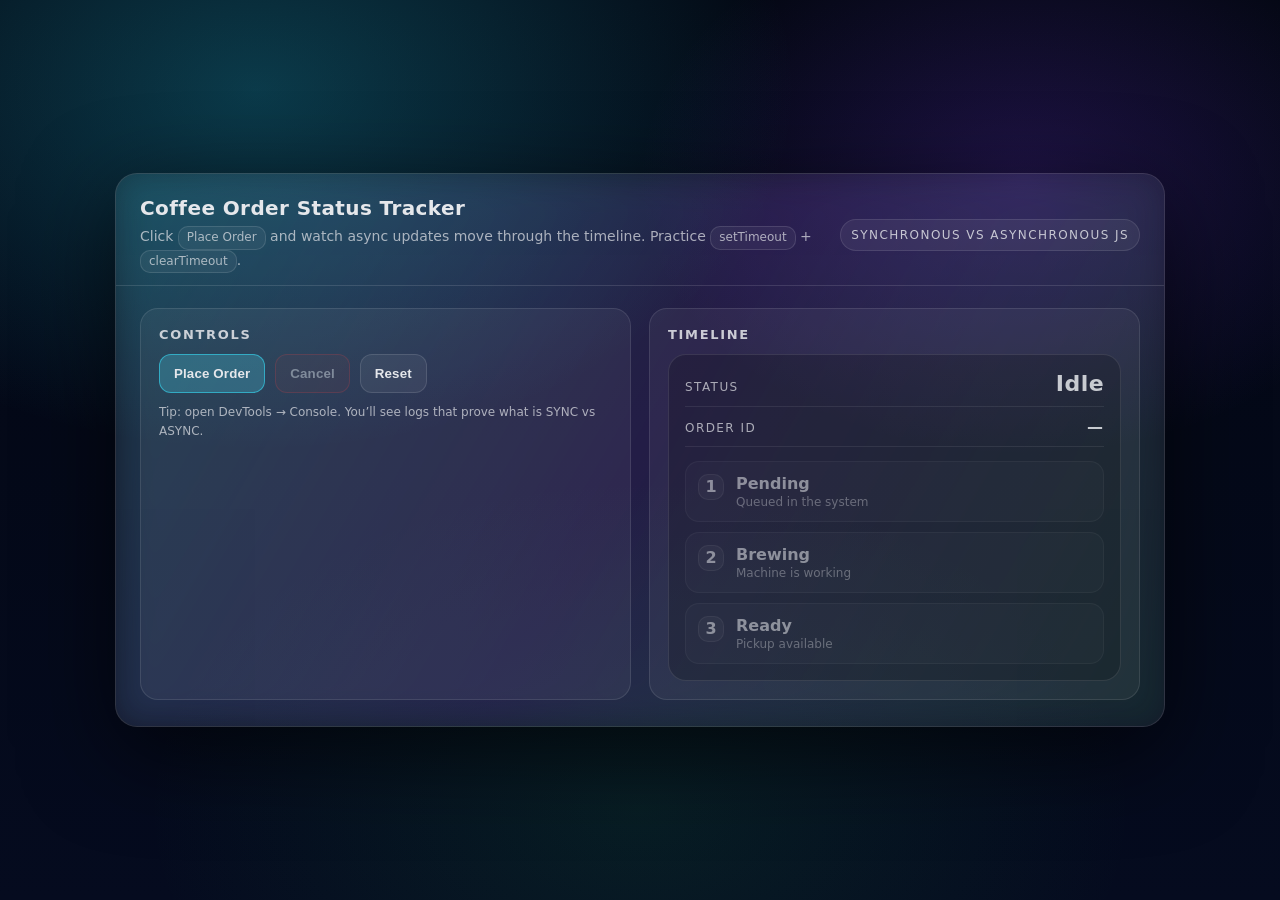
<file: Async_Projects_3_Mini_Projects/Project_01_Coffee_Order_Status_Tracker/MENTEE/index.html>
<!DOCTYPE html>
<html lang="en">
  <head>
    <meta charset="utf-8" />
    <meta name="viewport" content="width=device-width, initial-scale=1" />
    <title>Coffee Order Status Tracker</title>
    <link rel="stylesheet" href="styles.css" />
  </head>
  <body>
    <div class="app">
      <header class="header">
        <div>
          <h1 class="title">Coffee Order Status Tracker</h1>
          <p class="sub">
            Click <span class="kbd">Place Order</span> and watch async updates
            move through the timeline. Practice
            <span class="kbd">setTimeout</span> +
            <span class="kbd">clearTimeout</span>.
          </p>
        </div>
        <div class="badge">Synchronous vs Asynchronous JS</div>
      </header>

      <main class="content">
        <div class="grid">
          <section class="panel">
            <h2>Controls</h2>
            <div class="btnRow">
              <button id="placeBtn" class="primary">Place Order</button>
              <button id="cancelBtn" class="danger" disabled>Cancel</button>
              <button id="resetBtn">Reset</button>
            </div>
            <p class="small">
              Tip: open DevTools → Console. You’ll see logs that prove what is
              SYNC vs ASYNC.
            </p>
          </section>

          <section class="panel">
            <h2>Timeline</h2>
            <div class="card">
              <div class="statusLine">
                <div class="statusLabel">Status</div>
                <div id="statusText" class="statusText toneNeutral">Idle</div>
              </div>

              <div class="statusLine">
                <div class="statusLabel">Order ID</div>
                <div id="orderIdText" class="orderId">—</div>
              </div>

              <div class="timeline">
                <div id="stepPending" class="step">
                  <div class="stepChip">1</div>
                  <div>
                    <div class="stepName">Pending</div>
                    <div class="stepDesc">Queued in the system</div>
                  </div>
                </div>

                <div id="stepBrewing" class="step">
                  <div class="stepChip">2</div>
                  <div>
                    <div class="stepName">Brewing</div>
                    <div class="stepDesc">Machine is working</div>
                  </div>
                </div>

                <div id="stepReady" class="step">
                  <div class="stepChip">3</div>
                  <div>
                    <div class="stepName">Ready</div>
                    <div class="stepDesc">Pickup available</div>
                  </div>
                </div>
              </div>
            </div>
          </section>
        </div>
      </main>
    </div>

    <script src="script.js"></script>
  </body>
</html>
</file>
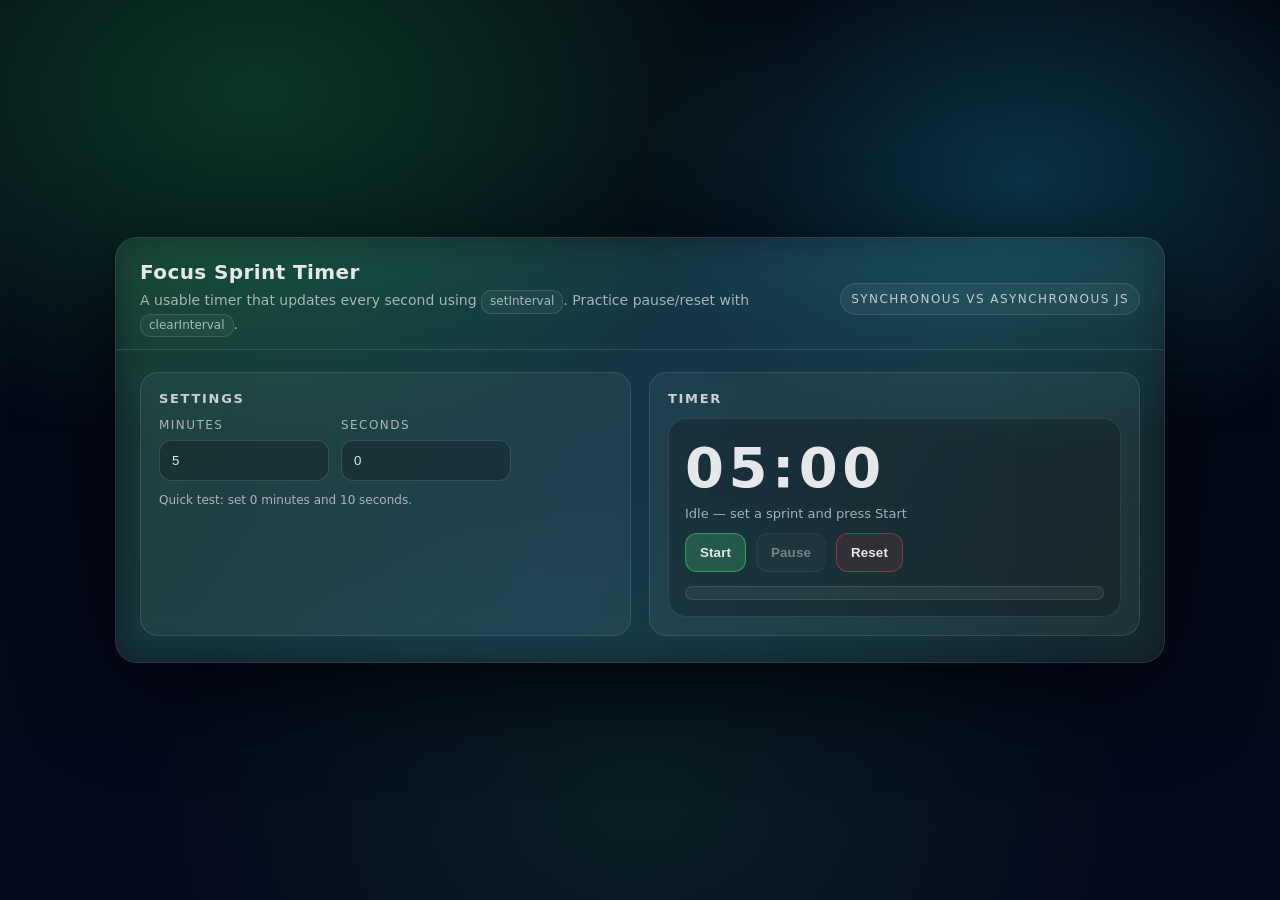
<file: Async_Projects_3_Mini_Projects/Project_02_Focus_Sprint_Timer/MENTEE/index.html>
<!DOCTYPE html>
<html lang="en">
  <head>
    <meta charset="utf-8" />
    <meta name="viewport" content="width=device-width, initial-scale=1" />
    <title>Focus Sprint Timer</title>
    <link rel="stylesheet" href="styles.css" />
  </head>
  <body>
    <div class="app">
      <header class="header">
        <div>
          <h1 class="title">Focus Sprint Timer</h1>
          <p class="sub">
            A usable timer that updates every second using
            <span class="kbd">setInterval</span>. Practice pause/reset with
            <span class="kbd">clearInterval</span>.
          </p>
        </div>
        <div class="badge">Synchronous vs Asynchronous JS</div>
      </header>

      <main class="content">
        <div class="grid">
          <section class="panel">
            <h2>Settings</h2>

            <div class="inputs">
              <label class="field">
                <span>Minutes</span>
                <input
                  id="minutesInput"
                  type="number"
                  min="0"
                  max="60"
                  value="5"
                />
              </label>

              <label class="field">
                <span>Seconds</span>
                <input
                  id="secondsInput"
                  type="number"
                  min="0"
                  max="59"
                  value="0"
                />
              </label>
            </div>

            <p class="small">Quick test: set 0 minutes and 10 seconds.</p>
          </section>

          <section class="panel">
            <h2>Timer</h2>

            <div class="timerCard">
              <div id="timeDisplay" class="timeDisplay">05:00</div>
              <div id="statusText" class="statusText">
                Idle — set a sprint and press Start
              </div>

              <div class="btnRow" style="margin-top: 12px">
                <button id="startBtn" class="primary">Start</button>
                <button id="pauseBtn" disabled>Pause</button>
                <button id="resetBtn" class="danger">Reset</button>
              </div>

              <div class="progressOuter" aria-label="Progress bar">
                <div id="progressBarFill" class="progressFill"></div>
              </div>
            </div>
          </section>
        </div>
      </main>
    </div>

    <script src="script.js"></script>
  </body>
</html>
</file>
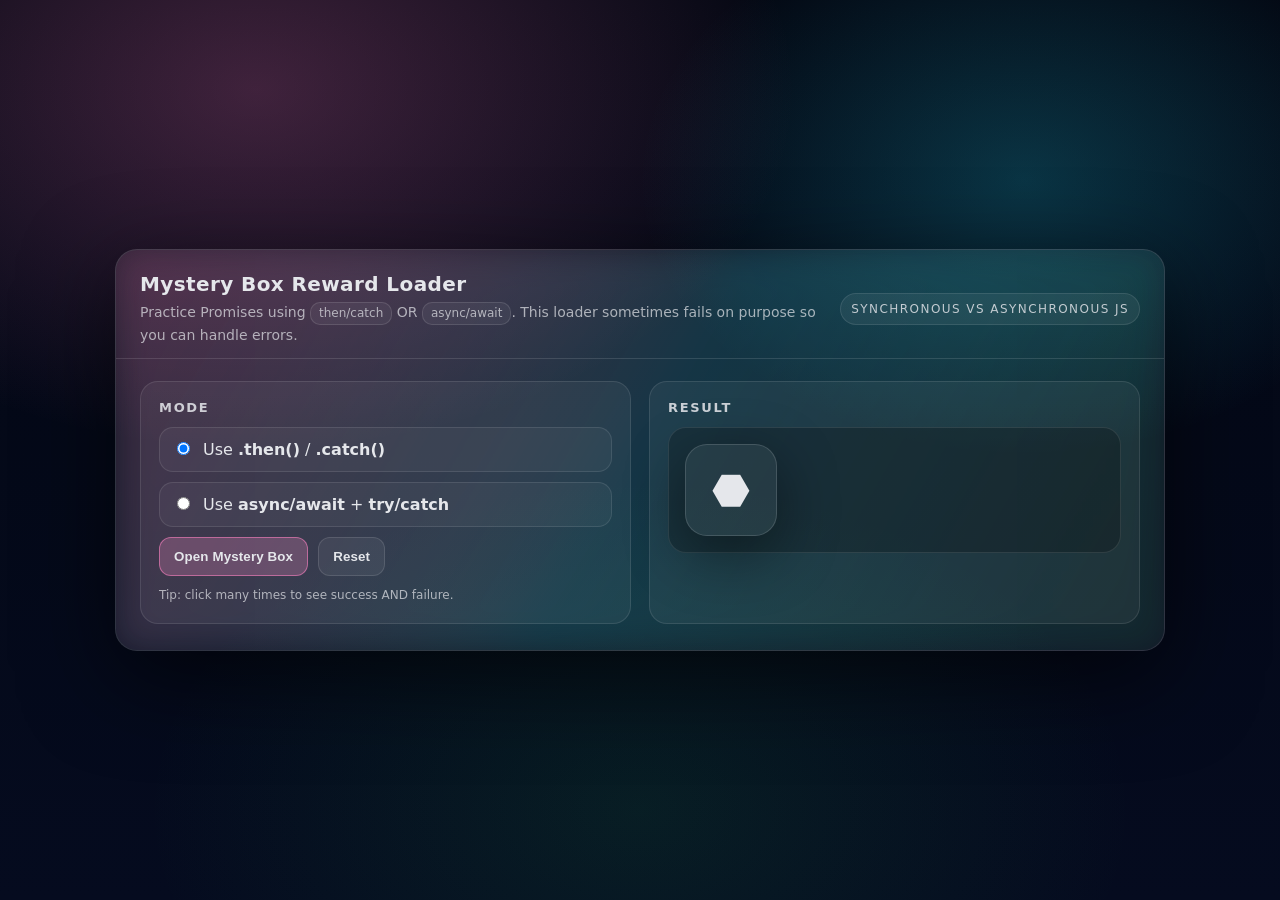
<file: Async_Projects_3_Mini_Projects/Project_03_Mystery_Box_Reward_Loader/MENTEE/index.html>
<!DOCTYPE html>
<html lang="en">
  <head>
    <meta charset="utf-8" />
    <meta name="viewport" content="width=device-width, initial-scale=1" />
    <title>Mystery Box Reward Loader</title>
    <link rel="stylesheet" href="styles.css" />
  </head>
  <body>
    <div class="app">
      <header class="header">
        <div>
          <h1 class="title">Mystery Box Reward Loader</h1>
          <p class="sub">
            Practice Promises using <span class="kbd">then/catch</span> OR
            <span class="kbd">async/await</span>. This loader sometimes fails on
            purpose so you can handle errors.
          </p>
        </div>
        <div class="badge">Synchronous vs Asynchronous JS</div>
      </header>

      <main class="content">
        <div class="grid">
          <section class="panel">
            <h2>Mode</h2>

            <div class="mode">
              <label class="radio">
                <input
                  id="thenModeRadio"
                  type="radio"
                  name="mode"
                  value="then"
                  checked
                />
                <span
                  >Use <strong>.then()</strong> /
                  <strong>.catch()</strong></span
                >
              </label>

              <label class="radio">
                <input
                  id="asyncModeRadio"
                  type="radio"
                  name="mode"
                  value="async"
                />
                <span
                  >Use <strong>async/await</strong> +
                  <strong>try/catch</strong></span
                >
              </label>
            </div>

            <div class="btnRow" style="margin-top: 10px">
              <button id="openBtn" class="primary">Open Mystery Box</button>
              <button id="resetBtn">Reset</button>
            </div>

            <p class="small">
              Tip: click many times to see success AND failure.
            </p>
          </section>

          <section class="panel">
            <h2>Result</h2>

            <div class="boxWrap">
              <div class="box" id="boxVisual" aria-hidden="true">⬣</div>

              <div id="loadingText" class="loadingText" hidden>
                Loading... decoding reward signal...
              </div>

              <div id="resultCard" class="resultCard" hidden>
                <div class="resultTitle">Reward</div>
                <div class="resultMain">
                  <div id="rewardEmoji" class="rewardEmoji">✨</div>
                  <div>
                    <div id="rewardName" class="rewardName">—</div>
                    <div id="rewardMeta" class="rewardMeta">—</div>
                  </div>
                </div>
              </div>

              <div id="errorCard" class="errorCard" hidden>
                <div class="errorTitle">Error</div>
                <div id="errorMessage" class="errorMessage">—</div>
                <div class="errorHint">
                  Try again — your code should handle failures gracefully.
                </div>
              </div>
            </div>
          </section>
        </div>
      </main>
    </div>

    <script src="script.js"></script>
  </body>
</html>
</file>
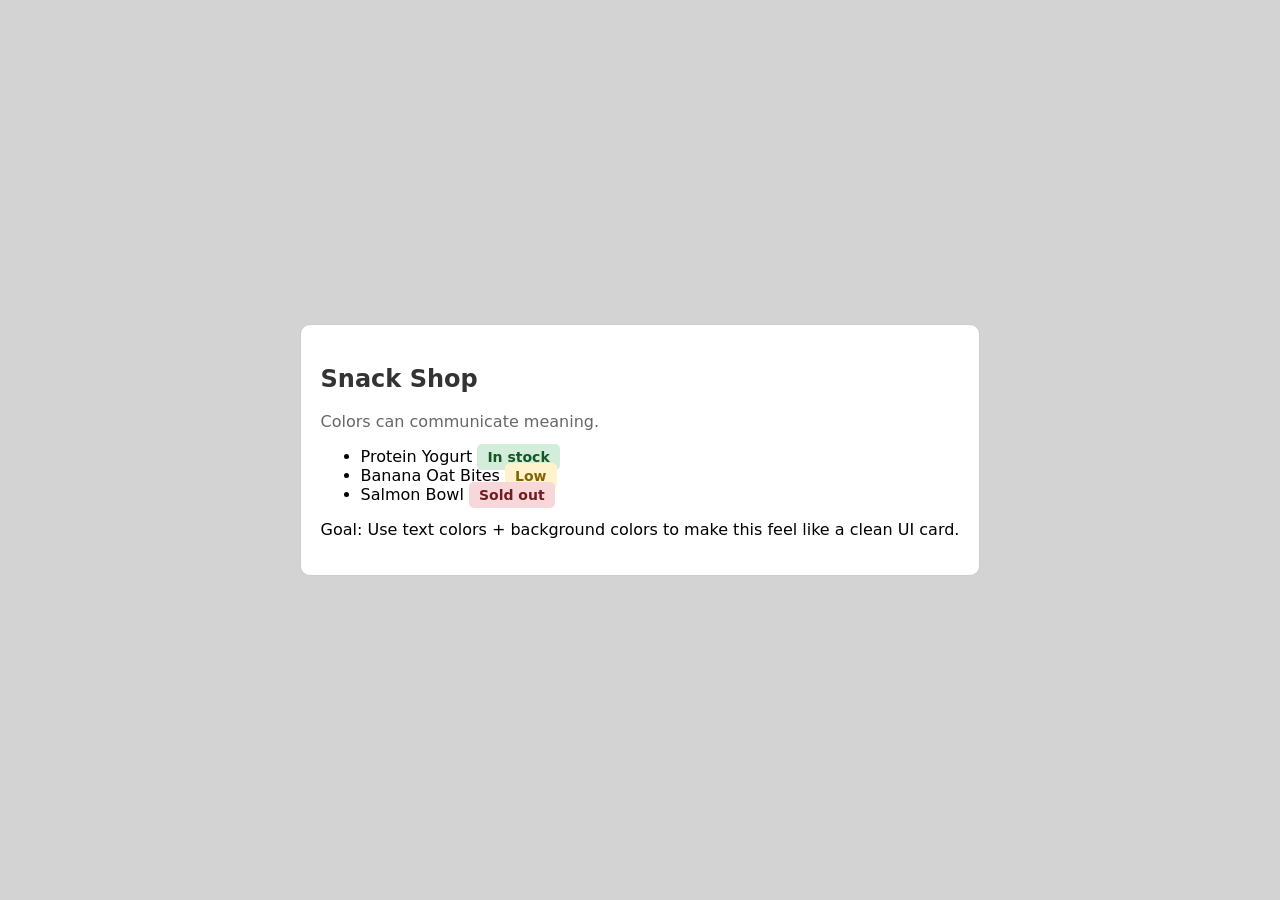
<file: CSS_Colors_Backgrounds_3_Mini_Projects/Project_01_Color_Badge_Menu/MENTEE/index.html>
<!DOCTYPE html>
<html lang="en">
<head>
  <meta charset="UTF-8" />
  <meta name="viewport" content="width=device-width, initial-scale=1.0" />
  <title>Project 1 — Color Badge Menu</title>
  <link rel="stylesheet" href="styles.css" />
</head>
<body>
  <main class="page">
    <section class="card">
      <h1 class="title">Snack Shop</h1>
      <p class="subtitle">Colors can communicate meaning.</p>

      <ul class="menu">
        <li class="item">
          <span class="name">Protein Yogurt</span>
          <span class="badge badge--good">In stock</span>
        </li>
        <li class="item">
          <span class="name">Banana Oat Bites</span>
          <span class="badge badge--warn">Low</span>
        </li>
        <li class="item">
          <span class="name">Salmon Bowl</span>
          <span class="badge badge--bad">Sold out</span>
        </li>
      </ul>

      <div class="note">
        <p><span class="hint">Goal:</span> Use text colors + background colors to make this feel like a clean UI card.</p>
      </div>
    </section>
  </main>
</body>
</html>
</file>
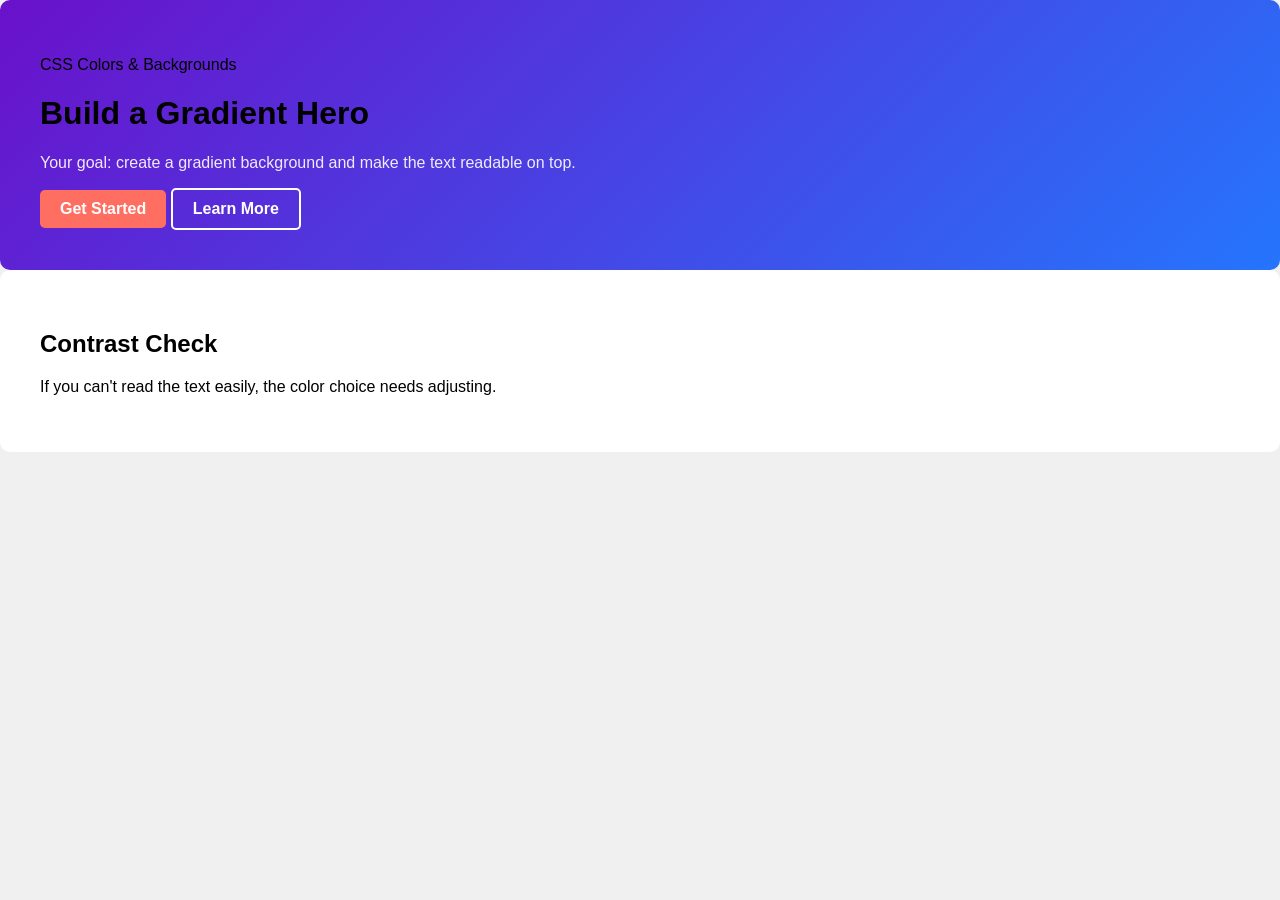
<file: CSS_Colors_Backgrounds_3_Mini_Projects/Project_02_Gradient_Hero_Banner/MENTEE/index.html>
<!DOCTYPE html>
<html lang="en">
<head>
  <meta charset="UTF-8" />
  <meta name="viewport" content="width=device-width, initial-scale=1.0" />
  <title>Project 2 — Gradient Hero Banner</title>
  <link rel="stylesheet" href="styles.css" />
</head>
<body>
  <main class="page">
    <header class="hero">
      <p class="eyebrow">CSS Colors & Backgrounds</p>
      <h1 class="hero__title">Build a Gradient Hero</h1>
      <p class="hero__desc">
        Your goal: create a gradient background and make the text readable on top.
      </p>
      <div class="actions">
        <a class="btn btn--primary" href="#">Get Started</a>
        <a class="btn btn--ghost" href="#">Learn More</a>
      </div>
    </header>

    <section class="panel">
      <h2 class="panel__title">Contrast Check</h2>
      <p class="panel__text">
        If you can't read the text easily, the color choice needs adjusting.
      </p>
    </section>
  </main>
</body>
</html>
</file>
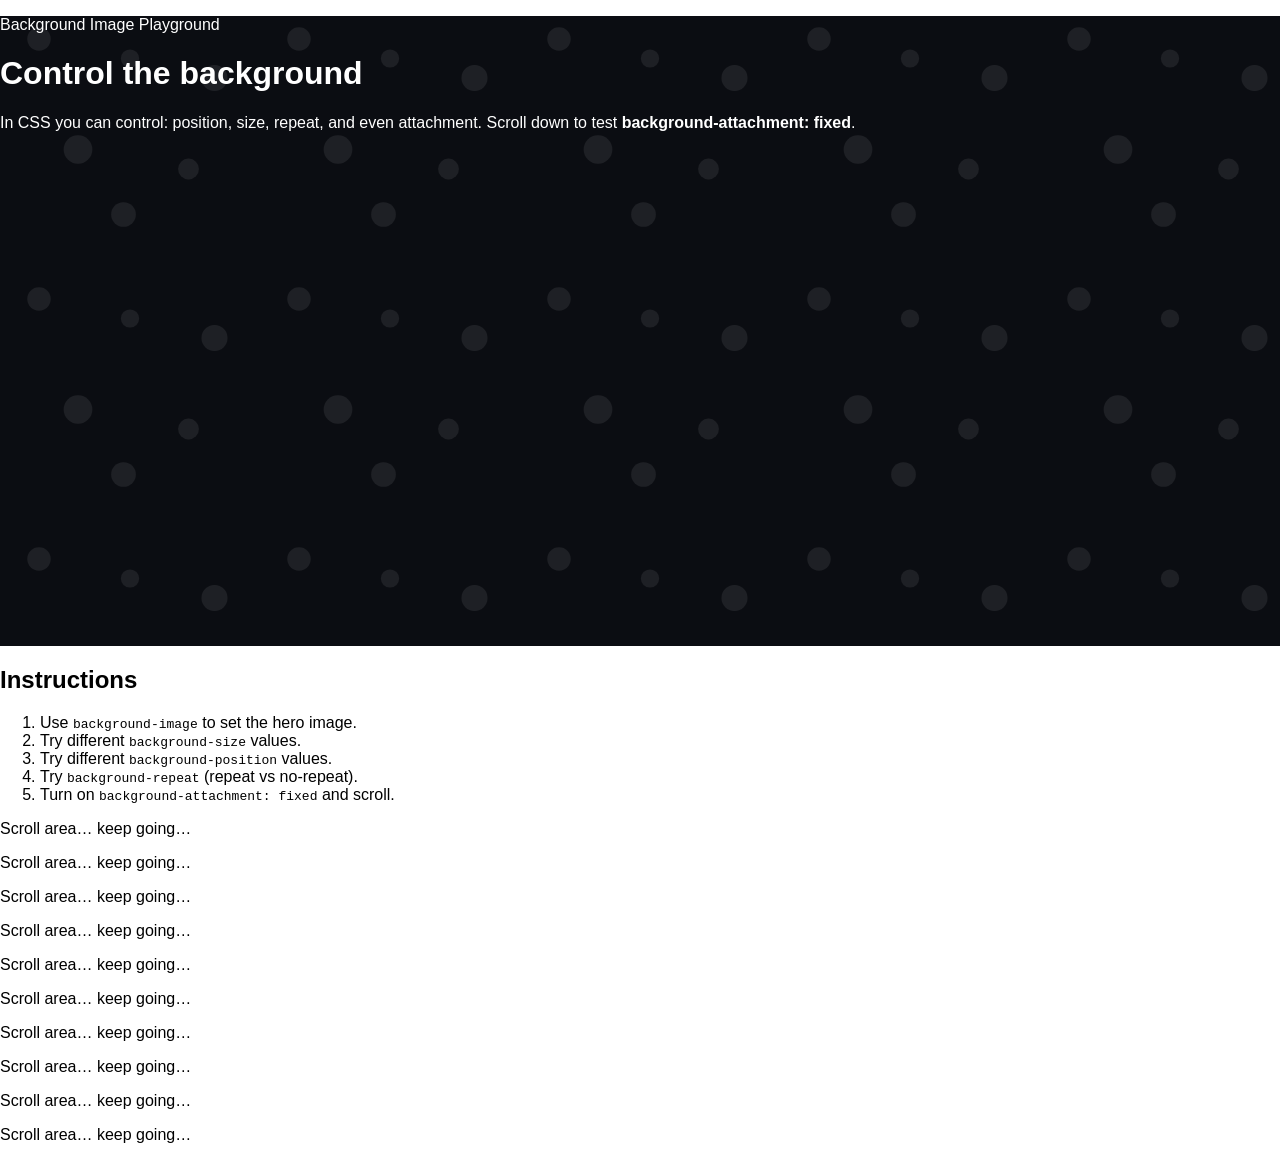
<file: CSS_Colors_Backgrounds_3_Mini_Projects/Project_03_Background_Image_Playground/MENTEE/index.html>
<!DOCTYPE html>
<html lang="en">
<head>
  <meta charset="UTF-8" />
  <meta name="viewport" content="width=device-width, initial-scale=1.0" />
  <title>Project 3 — Background Image Playground</title>
  <link rel="stylesheet" href="styles.css" />
</head>
<body>
  <header class="hero">
    <div class="hero__content">
      <p class="eyebrow">Background Image Playground</p>
      <h1 class="title">Control the background</h1>
      <p class="desc">
        In CSS you can control: position, size, repeat, and even attachment.
        Scroll down to test <strong>background-attachment: fixed</strong>.
      </p>
    </div>
  </header>

  <main class="page">
    <section class="card">
      <h2>Instructions</h2>
      <ol>
        <li>Use <code>background-image</code> to set the hero image.</li>
        <li>Try different <code>background-size</code> values.</li>
        <li>Try different <code>background-position</code> values.</li>
        <li>Try <code>background-repeat</code> (repeat vs no-repeat).</li>
        <li>Turn on <code>background-attachment: fixed</code> and scroll.</li>
      </ol>
    </section>

    <section class="spacer">
      <p>Scroll area… keep going…</p>
      <p>Scroll area… keep going…</p>
      <p>Scroll area… keep going…</p>
      <p>Scroll area… keep going…</p>
      <p>Scroll area… keep going…</p>
      <p>Scroll area… keep going…</p>
      <p>Scroll area… keep going…</p>
      <p>Scroll area… keep going…</p>
      <p>Scroll area… keep going…</p>
      <p>Scroll area… keep going…</p>
    </section>
  </main>
</body>
</html>
</file>
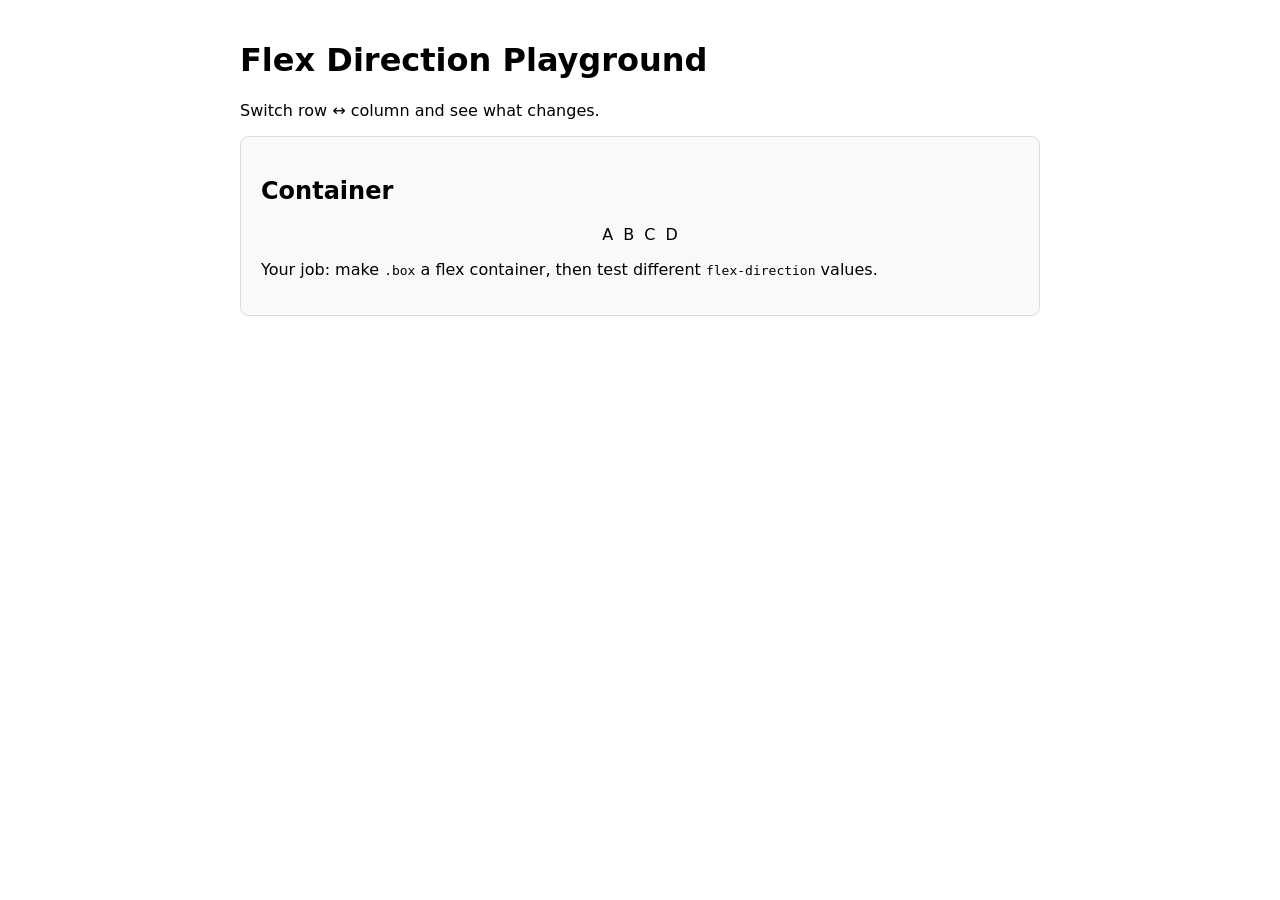
<file: CSS_Flexbox_Responsive_3_Mini_Projects/Project_01_Flex_Direction_Playground/MENTEE/index.html>
<!DOCTYPE html>
<html lang="en">
<head>
  <meta charset="UTF-8" />
  <meta name="viewport" content="width=device-width, initial-scale=1.0" />
  <title>Flex Direction Playground</title>
  <link rel="stylesheet" href="styles.css" />
</head>
<body>
  <main class="page">
    <h1>Flex Direction Playground</h1>
    <p class="subtitle">Switch row ↔ column and see what changes.</p>

    <section class="demo">
      <h2>Container</h2>
      <div class="box">
        <div class="item">A</div>
        <div class="item">B</div>
        <div class="item">C</div>
        <div class="item">D</div>
      </div>
      <p class="hint">
        Your job: make <code>.box</code> a flex container, then test different <code>flex-direction</code> values.
      </p>
    </section>
  </main>
</body>
</html>
</file>
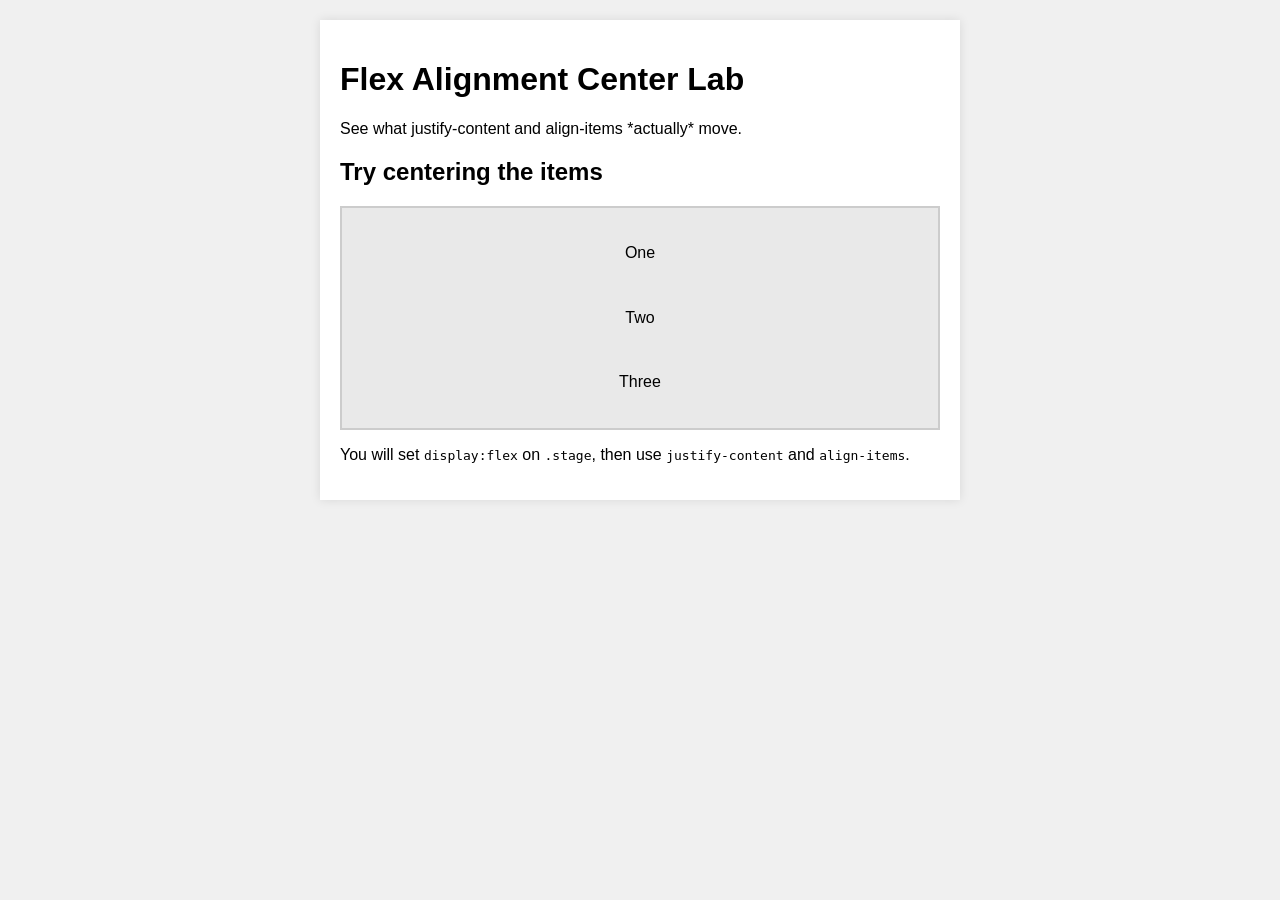
<file: CSS_Flexbox_Responsive_3_Mini_Projects/Project_02_Flex_Alignment_Center_Lab/MENTEE/index.html>
<!DOCTYPE html>
<html lang="en">
<head>
  <meta charset="UTF-8" />
  <meta name="viewport" content="width=device-width, initial-scale=1.0" />
  <title>Flex Alignment Center Lab</title>
  <link rel="stylesheet" href="styles.css" />
</head>
<body>
  <main class="page">
    <h1>Flex Alignment Center Lab</h1>
    <p class="subtitle">See what justify-content and align-items *actually* move.</p>

    <section class="demo">
      <h2>Try centering the items</h2>
      <div class="stage">
        <div class="chip">One</div>
        <div class="chip">Two</div>
        <div class="chip">Three</div>
      </div>
      <p class="hint">
        You will set <code>display:flex</code> on <code>.stage</code>, then use
        <code>justify-content</code> and <code>align-items</code>.
      </p>
    </section>
  </main>
</body>
</html>
</file>
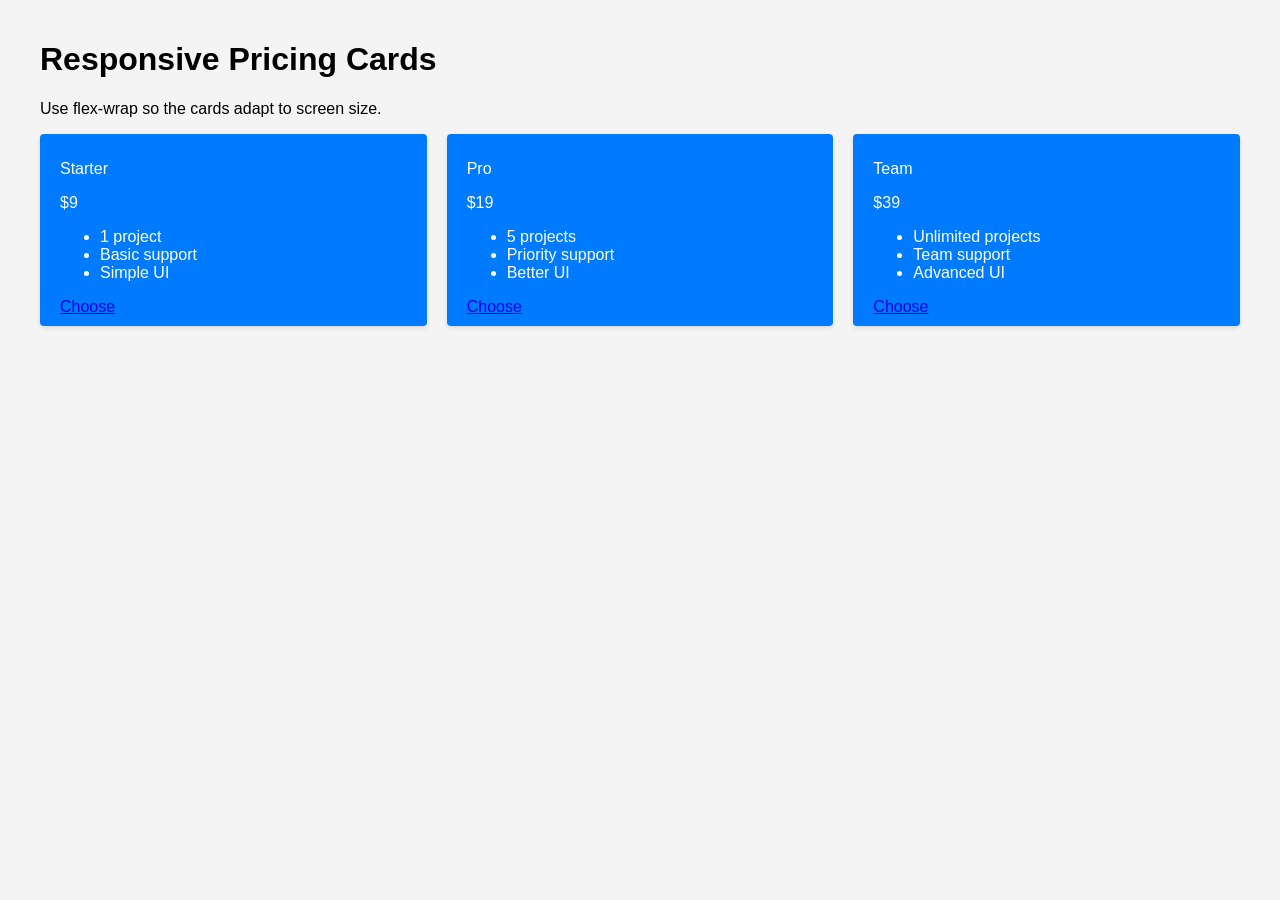
<file: CSS_Flexbox_Responsive_3_Mini_Projects/Project_03_Responsive_Pricing_Cards/MENTEE/index.html>
<!DOCTYPE html>
<html lang="en">
<head>
  <meta charset="UTF-8" />
  <meta name="viewport" content="width=device-width, initial-scale=1.0" />
  <title>Responsive Pricing Cards (Flexbox)</title>
  <link rel="stylesheet" href="styles.css" />
</head>
<body>
  <main class="page">
    <header class="header">
      <h1>Responsive Pricing Cards</h1>
      <p class="subtitle">Use flex-wrap so the cards adapt to screen size.</p>
    </header>

    <section class="pricing">
      <article class="plan">
        <p class="plan__name">Starter</p>
        <p class="plan__price">$9</p>
        <ul class="plan__list">
          <li>1 project</li>
          <li>Basic support</li>
          <li>Simple UI</li>
        </ul>
        <a class="plan__btn" href="#">Choose</a>
      </article>

      <article class="plan plan--featured">
        <p class="plan__name">Pro</p>
        <p class="plan__price">$19</p>
        <ul class="plan__list">
          <li>5 projects</li>
          <li>Priority support</li>
          <li>Better UI</li>
        </ul>
        <a class="plan__btn" href="#">Choose</a>
      </article>

      <article class="plan">
        <p class="plan__name">Team</p>
        <p class="plan__price">$39</p>
        <ul class="plan__list">
          <li>Unlimited projects</li>
          <li>Team support</li>
          <li>Advanced UI</li>
        </ul>
        <a class="plan__btn" href="#">Choose</a>
      </article>
    </section>
  </main>
</body>
</html>
</file>
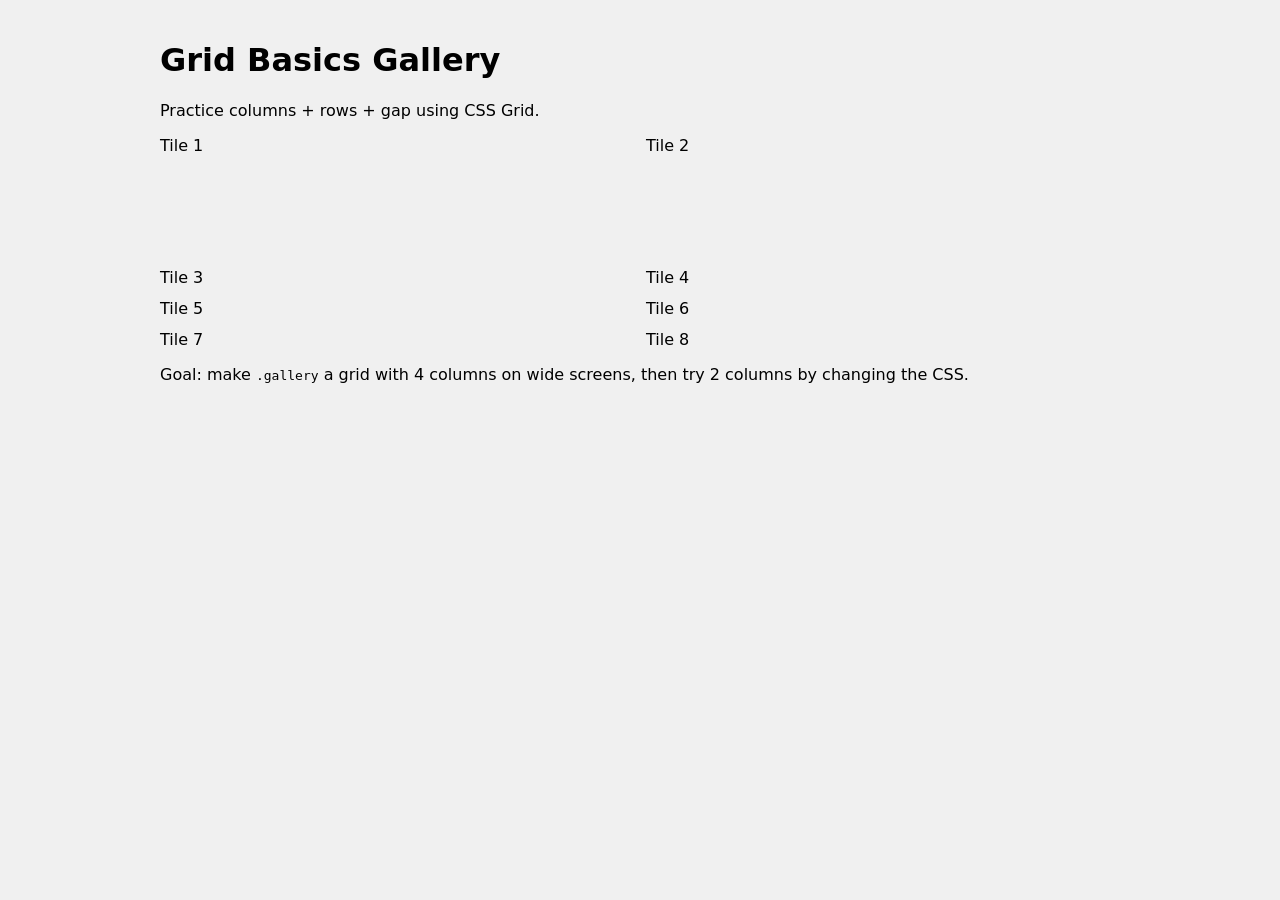
<file: CSS_Grid_2D_Layouts_3_Mini_Projects/Project_01_Grid_Basics_Gallery/MENTEE/index.html>
<!DOCTYPE html>
<html lang="en">
<head>
  <meta charset="UTF-8" />
  <meta name="viewport" content="width=device-width, initial-scale=1.0" />
  <title>Grid Basics Gallery</title>
  <link rel="stylesheet" href="styles.css" />
</head>
<body>
  <main class="page">
    <header class="header">
      <h1>Grid Basics Gallery</h1>
      <p class="subtitle">Practice columns + rows + gap using CSS Grid.</p>
    </header>

    <section class="gallery">
      <article class="tile">Tile 1</article>
      <article class="tile">Tile 2</article>
      <article class="tile">Tile 3</article>
      <article class="tile">Tile 4</article>
      <article class="tile">Tile 5</article>
      <article class="tile">Tile 6</article>
      <article class="tile">Tile 7</article>
      <article class="tile">Tile 8</article>
    </section>

    <p class="hint">
      Goal: make <code>.gallery</code> a grid with 4 columns on wide screens,
      then try 2 columns by changing the CSS.
    </p>
  </main>
</body>
</html>
</file>
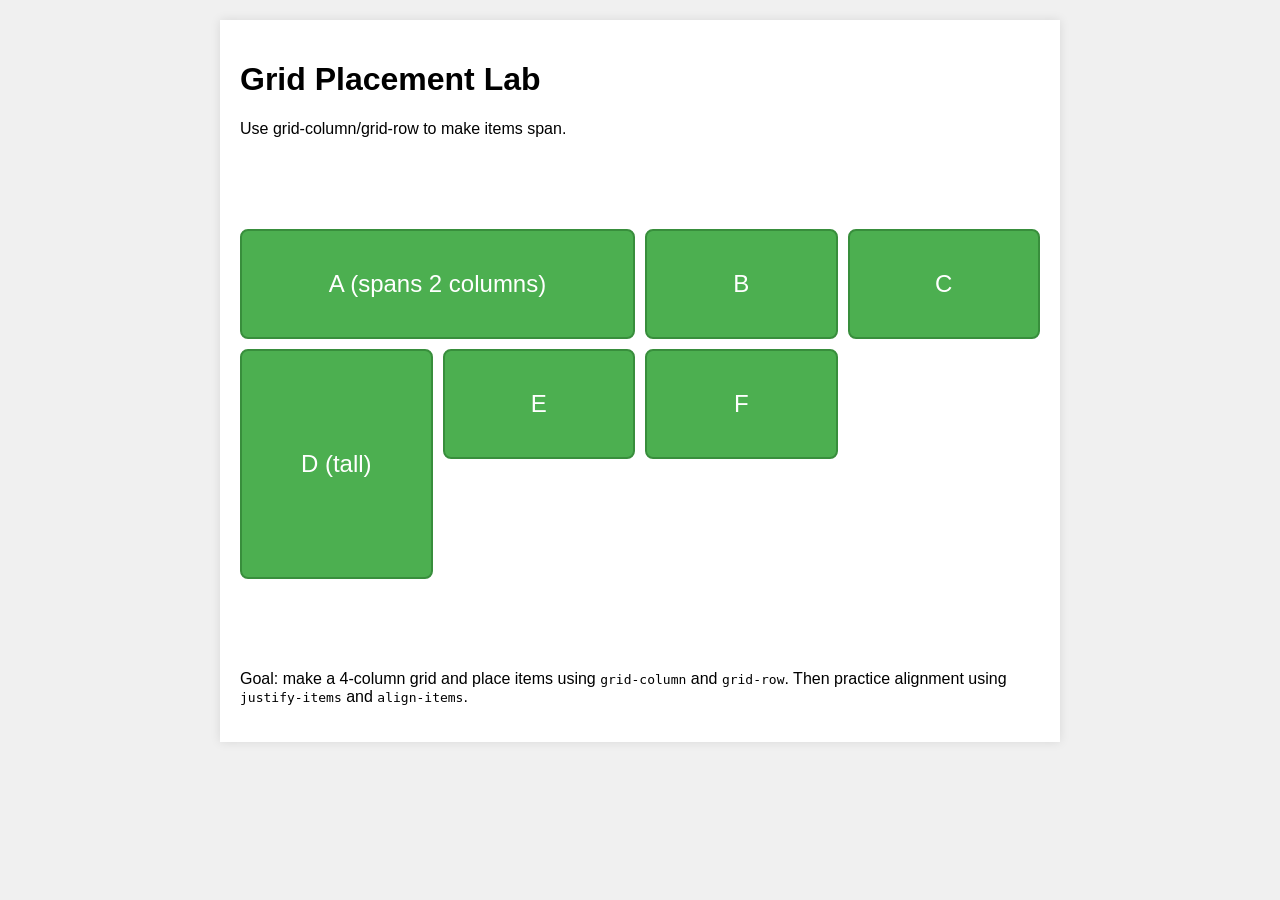
<file: CSS_Grid_2D_Layouts_3_Mini_Projects/Project_02_Grid_Placement_Lab/MENTEE/index.html>
<!DOCTYPE html>
<html lang="en">
<head>
  <meta charset="UTF-8" />
  <meta name="viewport" content="width=device-width, initial-scale=1.0" />
  <title>Grid Placement Lab</title>
  <link rel="stylesheet" href="styles.css" />
</head>
<body>
  <main class="page">
    <header class="header">
      <h1>Grid Placement Lab</h1>
      <p class="subtitle">Use grid-column/grid-row to make items span.</p>
    </header>

    <section class="board">
      <div class="block block--a">A (spans 2 columns)</div>
      <div class="block block--b">B</div>
      <div class="block block--c">C</div>
      <div class="block block--d">D (tall)</div>
      <div class="block block--e">E</div>
      <div class="block block--f">F</div>
    </section>

    <p class="hint">
      Goal: make a 4-column grid and place items using <code>grid-column</code> and <code>grid-row</code>.
      Then practice alignment using <code>justify-items</code> and <code>align-items</code>.
    </p>
  </main>
</body>
</html>
</file>
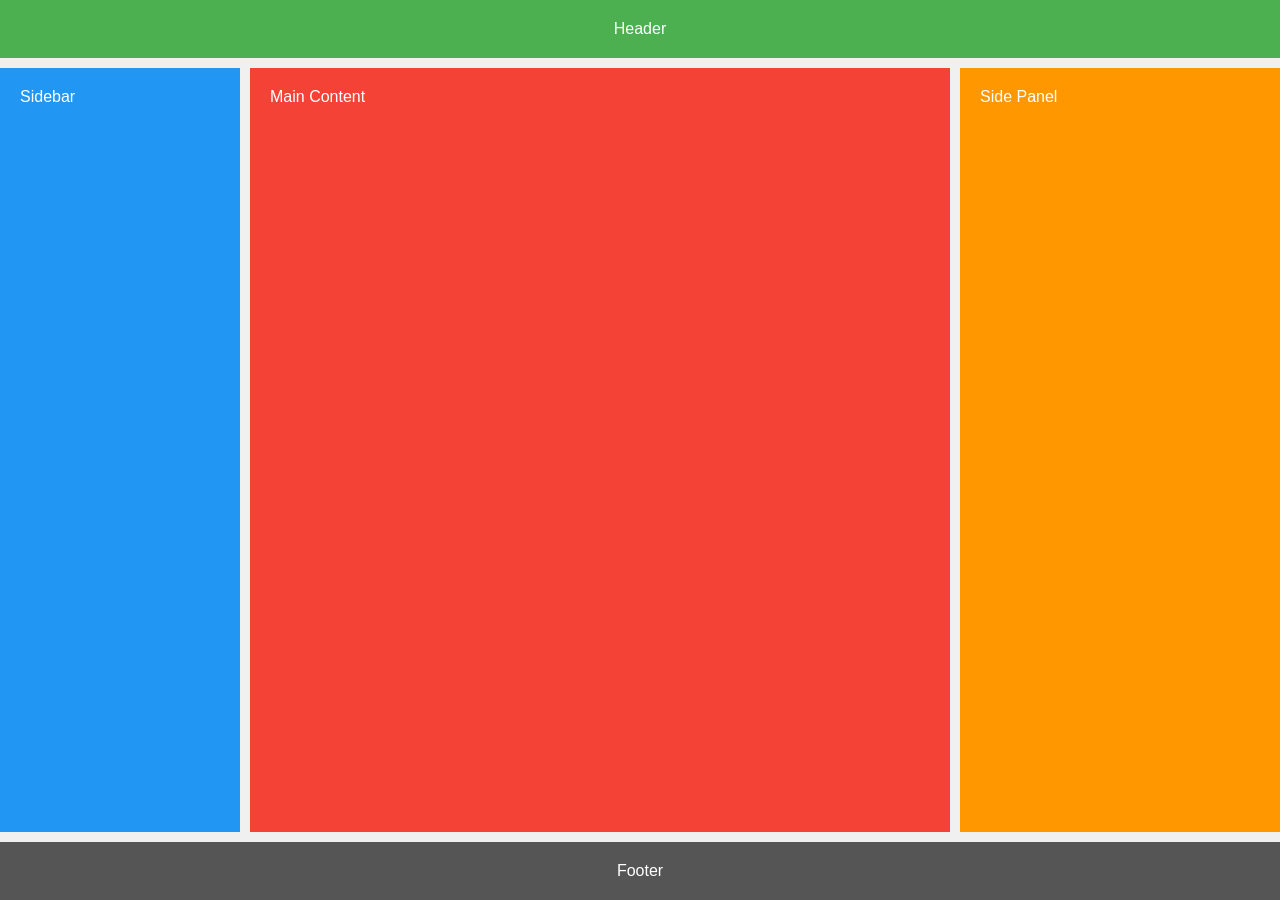
<file: CSS_Grid_2D_Layouts_3_Mini_Projects/Project_03_Dashboard_Grid_Template_Areas/MENTEE/index.html>
<!DOCTYPE html>
<html lang="en">
<head>
  <meta charset="UTF-8" />
  <meta name="viewport" content="width=device-width, initial-scale=1.0" />
  <title>Dashboard Grid (Template Areas)</title>
  <link rel="stylesheet" href="styles.css" />
</head>
<body>
  <main class="layout">
    <header class="header">Header</header>
    <aside class="sidebar">Sidebar</aside>
    <section class="main">Main Content</section>
    <section class="panel">Side Panel</section>
    <footer class="footer">Footer</footer>
  </main>
</body>
</html>
</file>
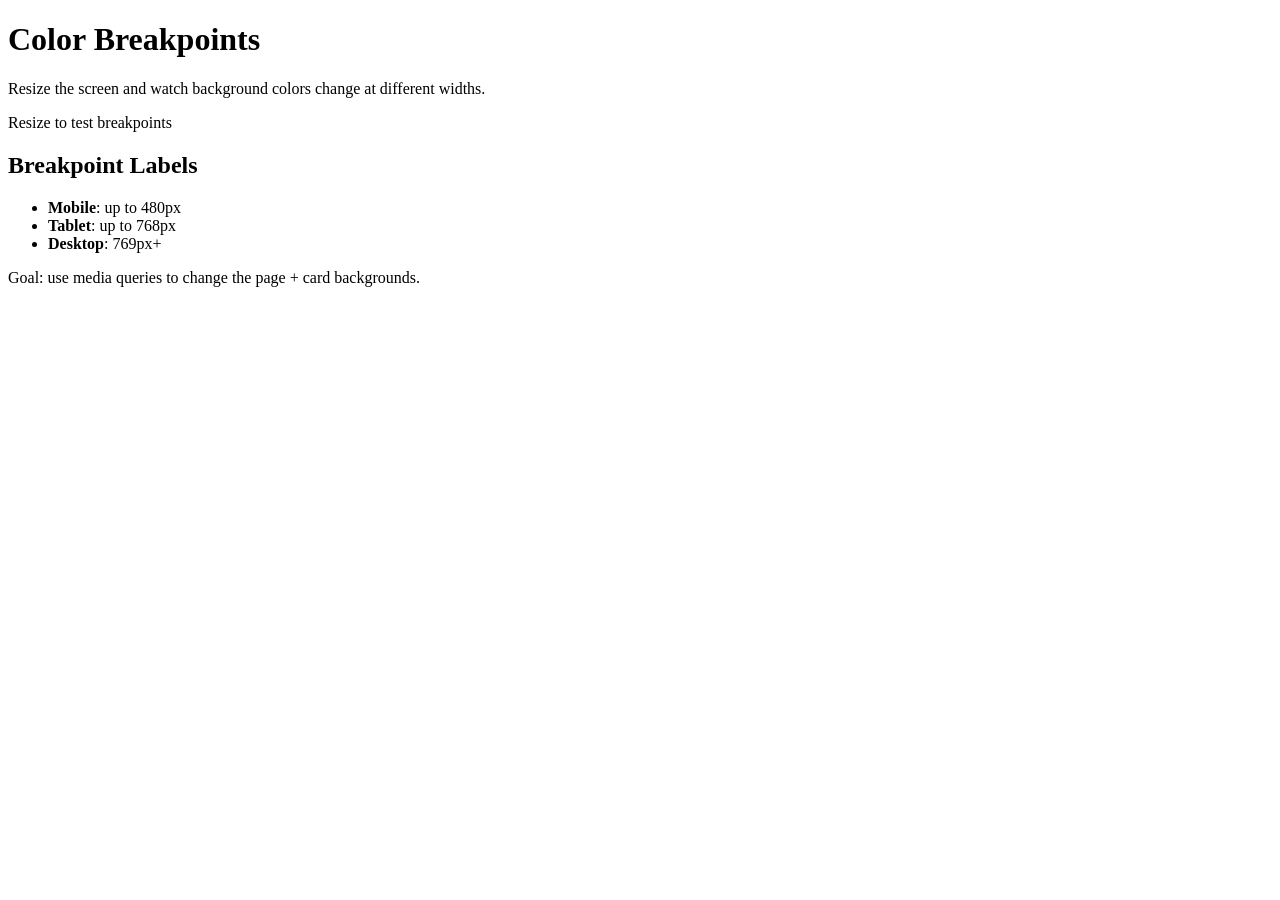
<file: CSS_Media_Queries_Responsive_3_Mini_Projects/Project_01_Color_Breakpoints/MENTEE/index.html>
<!DOCTYPE html>
<html lang="en">
<head>
  <meta charset="UTF-8" />
  <meta name="viewport" content="width=device-width, initial-scale=1.0" />
  <title>Color Breakpoints</title>
  <link rel="stylesheet" href="styles.css" />
</head>
<body>
  <main class="page">
    <h1>Color Breakpoints</h1>
    <p class="subtitle">
      Resize the screen and watch background colors change at different widths.
    </p>
    <p class="mode">Resize to test breakpoints</p>

    <section class="card">
      <h2>Breakpoint Labels</h2>
      <ul>
        <li><strong>Mobile</strong>: up to 480px</li>
        <li><strong>Tablet</strong>: up to 768px</li>
        <li><strong>Desktop</strong>: 769px+</li>
      </ul>
      <p class="hint">Goal: use media queries to change the page + card backgrounds.</p>
    </section>
  </main>
</body>
</html>
</file>
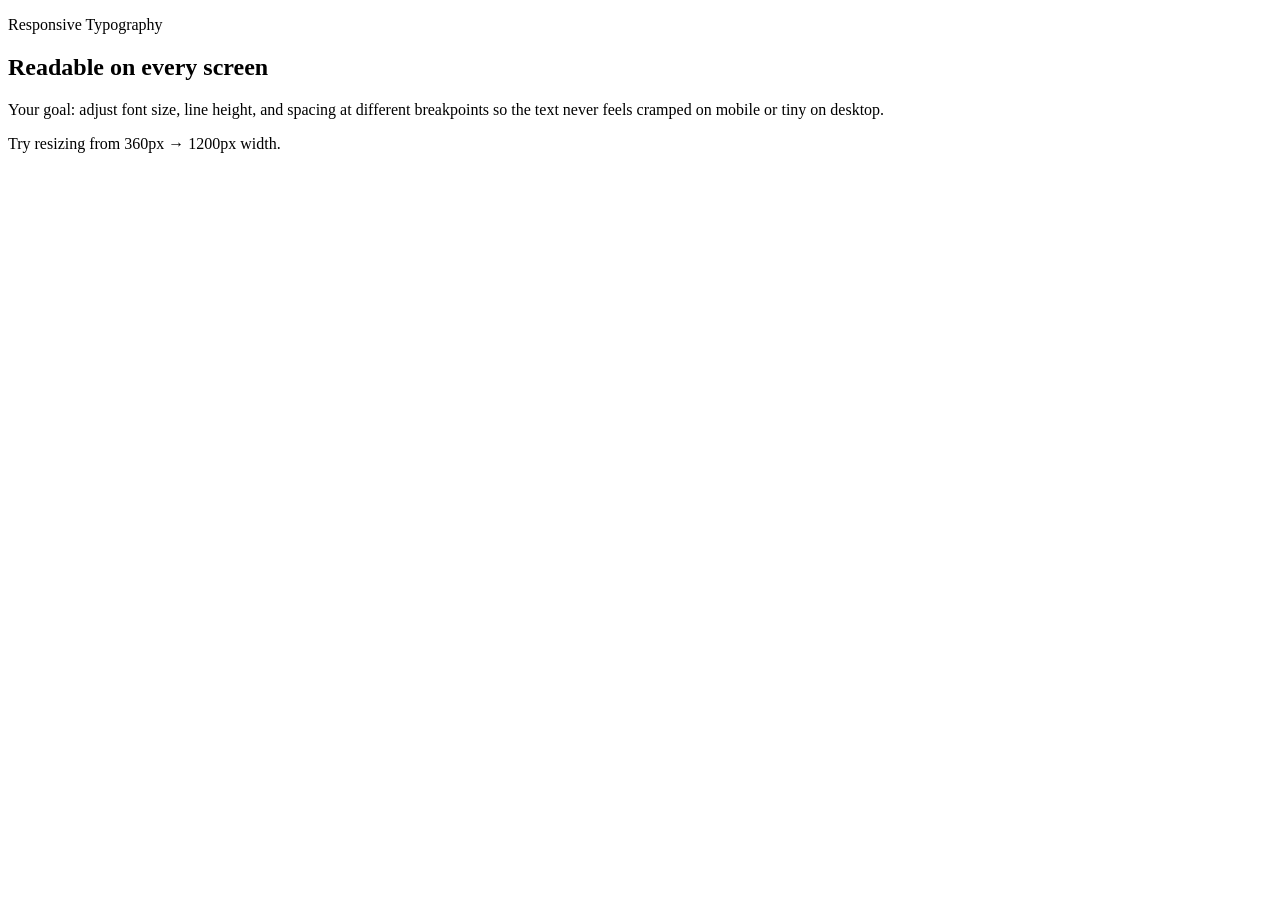
<file: CSS_Media_Queries_Responsive_3_Mini_Projects/Project_02_Responsive_Typography_Card/MENTEE/index.html>
<!DOCTYPE html>
<html lang="en">
<head>
  <meta charset="UTF-8" />
  <meta name="viewport" content="width=device-width, initial-scale=1.0" />
  <title>Responsive Typography Card</title>
  <link rel="stylesheet" href="styles.css" />
</head>
<body>
  <main class="page">
    <article class="card">
      <p class="eyebrow">Responsive Typography</p>
      <h1 class="title">Readable on every screen</h1>
      <p class="desc">
        Your goal: adjust font size, line height, and spacing at different breakpoints so the text never feels
        cramped on mobile or tiny on desktop.
      </p>
      <p class="meta">Try resizing from 360px → 1200px width.</p>
    </article>
  </main>
</body>
</html>
</file>
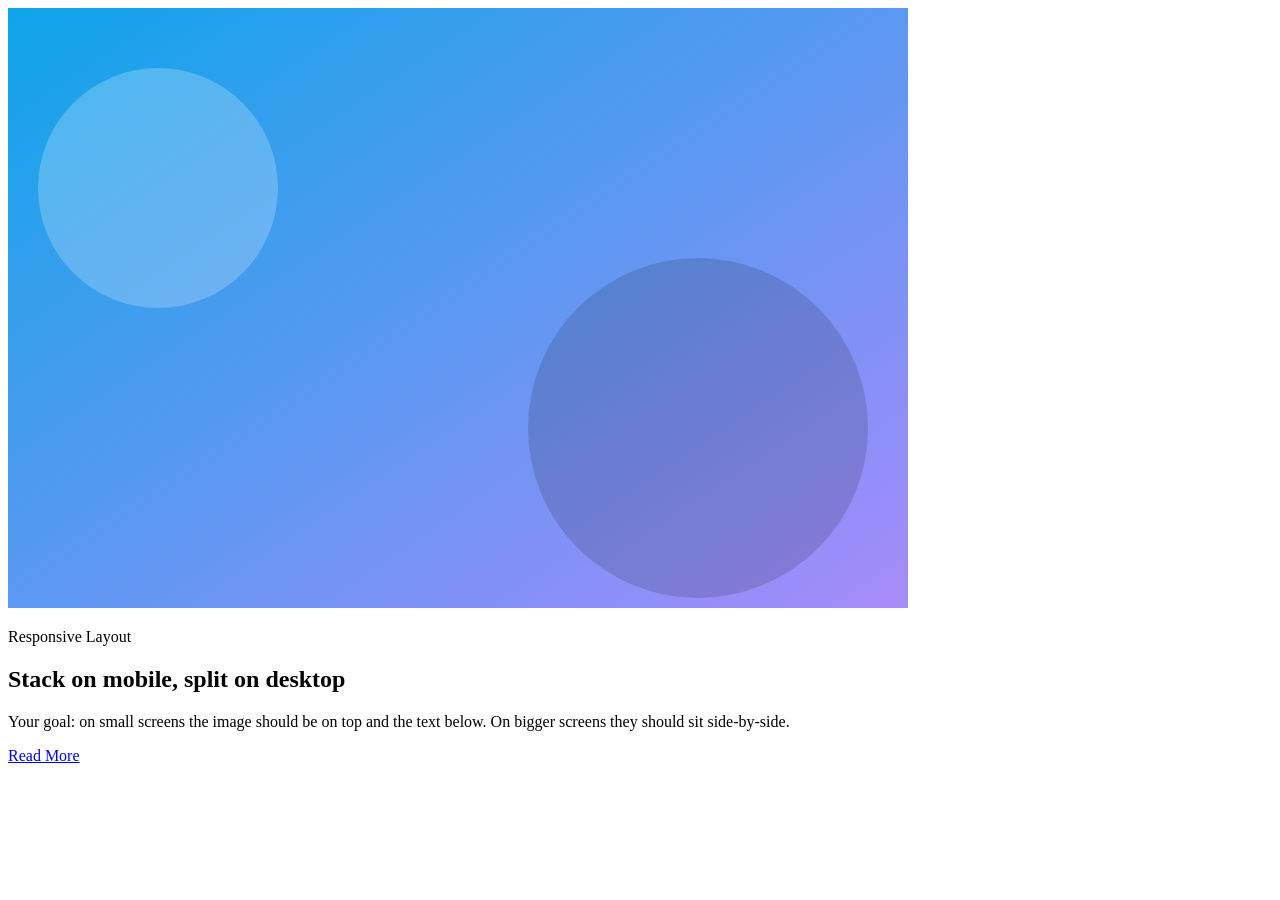
<file: CSS_Media_Queries_Responsive_3_Mini_Projects/Project_03_Responsive_Layout_and_Image/MENTEE/index.html>
<!DOCTYPE html>
<html lang="en">
<head>
  <meta charset="UTF-8" />
  <meta name="viewport" content="width=device-width, initial-scale=1.0" />
  <title>Responsive Layout + Image</title>
  <link rel="stylesheet" href="styles.css" />
</head>
<body>
  <main class="page">
    <section class="feature">
      <img class="feature__img" src="[data-uri]" alt="Gradient demo image" />
      <div class="feature__content">
        <p class="eyebrow">Responsive Layout</p>
        <h1 class="title">Stack on mobile, split on desktop</h1>
        <p class="desc">
          Your goal: on small screens the image should be on top and the text below.
          On bigger screens they should sit side-by-side.
        </p>
        <a class="btn" href="#">Read More</a>
      </div>
    </section>
  </main>
</body>
</html>
</file>
<file: Async_Projects_3_Mini_Projects/Project_01_Coffee_Order_Status_Tracker/MENTEE/styles.css>
/* =========================================================
   FUTURISTIC UI BASE (shared across all 3 projects)
   - glass panels
   - neon accents
   - responsive layout
   ========================================================= */

:root {
  --bg0: #030712;
  --bg1: #050b1f;

  --glass: rgba(255,255,255,0.06);
  --glass2: rgba(0,0,0,0.18);
  --border: rgba(255,255,255,0.12);
  --border2: rgba(255,255,255,0.10);

  --text: #e5e7eb;
  --muted: rgba(229,231,235,0.70);

  --accent: #22d3ee;
  --accent2: #7c3aed;

  --good: #22c55e;
  --warn: #f59e0b;
  --bad:  #ef4444;

  --shadow: 0 26px 90px rgba(0,0,0,0.60);
  --radius: 22px;
}

* { box-sizing: border-box; }

html, body { height: 100%; }

body {
  margin: 0;
  font-family: ui-sans-serif, system-ui, -apple-system, Segoe UI, Roboto, Arial, sans-serif;
  color: var(--text);
  background:
    radial-gradient(900px 600px at 20% 10%, color-mix(in srgb, var(--accent) 25%, transparent), transparent 60%),
    radial-gradient(700px 500px at 80% 20%, color-mix(in srgb, var(--accent2) 22%, transparent), transparent 55%),
    radial-gradient(900px 600px at 50% 90%, rgba(34,197,94,0.10), transparent 55%),
    linear-gradient(180deg, var(--bg0), var(--bg1));
  display: grid;
  place-items: center;
  padding: 28px;
}

.app {
  width: min(1050px, 100%);
  background: var(--glass);
  border: 1px solid var(--border);
  border-radius: var(--radius);
  box-shadow: var(--shadow);
  overflow: hidden;
  position: relative;
}

.app::before {
  content: "";
  position: absolute;
  inset: -2px;
  background: linear-gradient(120deg,
    color-mix(in srgb, var(--accent) 35%, transparent),
    color-mix(in srgb, var(--accent2) 30%, transparent),
    rgba(34,197,94,0.18)
  );
  filter: blur(18px);
  opacity: 0.55;
  z-index: 0;
}

.header {
  position: relative;
  z-index: 1;
  padding: 22px 24px 12px;
  border-bottom: 1px solid var(--border);
  display: flex;
  justify-content: space-between;
  align-items: center;
  gap: 16px;
}

.title {
  margin: 0;
  font-size: 20px;
  letter-spacing: 0.02em;
}

.sub {
  margin: 6px 0 0;
  font-size: 14px;
  color: var(--muted);
  line-height: 1.45;
}

.badge {
  font-size: 12px;
  letter-spacing: 0.12em;
  text-transform: uppercase;
  padding: 8px 10px;
  border-radius: 999px;
  background: rgba(255,255,255,0.06);
  border: 1px solid rgba(255,255,255,0.10);
  color: rgba(229,231,235,0.82);
  white-space: nowrap;
}

.content {
  position: relative;
  z-index: 1;
  padding: 22px 24px 26px;
}

.grid {
  display: grid;
  grid-template-columns: 1fr 1fr;
  gap: 18px;
}

@media (max-width: 900px) {
  .grid { grid-template-columns: 1fr; }
}

.panel {
  background: rgba(255,255,255,0.05);
  border: 1px solid var(--border2);
  border-radius: 18px;
  padding: 18px;
}

.panel h2 {
  margin: 0 0 12px;
  font-size: 13px;
  letter-spacing: 0.13em;
  text-transform: uppercase;
  color: rgba(229,231,235,0.86);
}

.small {
  margin: 10px 0 0;
  font-size: 12px;
  color: var(--muted);
  line-height: 1.6;
}

.btnRow {
  display: flex;
  flex-wrap: wrap;
  gap: 10px;
}

button {
  appearance: none;
  border: 1px solid rgba(255,255,255,0.12);
  background: rgba(255,255,255,0.06);
  color: var(--text);
  padding: 11px 14px;
  border-radius: 12px;
  cursor: pointer;
  transition: transform 140ms ease, background 140ms ease, border-color 140ms ease;
  font-weight: 700;
  letter-spacing: 0.01em;
}

button:hover {
  transform: translateY(-1px);
  background: rgba(255,255,255,0.10);
  border-color: rgba(255,255,255,0.18);
}

button:active {
  transform: translateY(0px);
}

button:disabled {
  opacity: 0.45;
  cursor: not-allowed;
  transform: none;
}

.primary {
  border-color: color-mix(in srgb, var(--accent) 55%, rgba(255,255,255,0.12));
  background: color-mix(in srgb, var(--accent) 20%, rgba(255,255,255,0.06));
}

.primary:hover {
  background: color-mix(in srgb, var(--accent) 26%, rgba(255,255,255,0.06));
}

.danger {
  border-color: rgba(239,68,68,0.45);
  background: rgba(239,68,68,0.12);
}

.danger:hover {
  background: rgba(239,68,68,0.18);
}

.card {
  background: var(--glass2);
  border: 1px solid var(--border2);
  border-radius: 18px;
  padding: 16px;
}

.kbd {
  display: inline-block;
  padding: 2px 8px;
  border-radius: 10px;
  border: 1px solid rgba(255,255,255,0.12);
  background: rgba(255,255,255,0.05);
  font-size: 12px;
}

/* ===============================
   Project 1 — timeline styling
   =============================== */

.statusLine{
  display:flex;
  justify-content: space-between;
  align-items: baseline;
  gap: 12px;
  padding-bottom: 10px;
  border-bottom: 1px solid rgba(255,255,255,0.08);
  margin-bottom: 10px;
}

.statusLabel{
  font-size: 12px;
  letter-spacing: 0.12em;
  text-transform: uppercase;
  color: rgba(229,231,235,0.70);
}

.statusText{
  font-size: 22px;
  font-weight: 900;
  letter-spacing: 0.02em;
}

.orderId{
  font-weight: 800;
  letter-spacing: 0.06em;
  color: rgba(229,231,235,0.85);
}

.toneNeutral{ color: rgba(229,231,235,0.85); }
.toneWarn{ color: rgba(245,158,11,0.95); }
.toneGood{ color: rgba(34,197,94,0.95); }
.toneBad{ color: rgba(239,68,68,0.95); }

.timeline{
  display:grid;
  gap: 10px;
  margin-top: 14px;
}

.step{
  display:flex;
  gap: 12px;
  align-items:flex-start;
  padding: 12px;
  border-radius: 14px;
  border: 1px solid rgba(255,255,255,0.08);
  background: rgba(255,255,255,0.04);
  opacity: 0.55;
  transition: opacity 160ms ease, border-color 160ms ease, background 160ms ease;
}

.stepChip{
  width: 26px;
  height: 26px;
  border-radius: 10px;
  display:grid;
  place-items:center;
  font-weight: 900;
  background: rgba(255,255,255,0.06);
  border: 1px solid rgba(255,255,255,0.10);
}

.stepName{ font-weight: 900; }
.stepDesc{
  margin-top: 2px;
  font-size: 12px;
  color: rgba(229,231,235,0.65);
}

.step.active{
  opacity: 1;
  border-color: rgba(34,211,238,0.40);
  background: rgba(34,211,238,0.10);
}

.step.done{
  opacity: 0.95;
  border-color: rgba(34,197,94,0.40);
  background: rgba(34,197,94,0.08);
}
</file>
<file: Async_Projects_3_Mini_Projects/Project_02_Focus_Sprint_Timer/MENTEE/styles.css>
/* =========================================================
   FUTURISTIC UI BASE (shared across all 3 projects)
   - glass panels
   - neon accents
   - responsive layout
   ========================================================= */

:root {
  --bg0: #030712;
  --bg1: #050b1f;

  --glass: rgba(255,255,255,0.06);
  --glass2: rgba(0,0,0,0.18);
  --border: rgba(255,255,255,0.12);
  --border2: rgba(255,255,255,0.10);

  --text: #e5e7eb;
  --muted: rgba(229,231,235,0.70);

  --accent: #22c55e;
  --accent2: #22d3ee;

  --good: #22c55e;
  --warn: #f59e0b;
  --bad:  #ef4444;

  --shadow: 0 26px 90px rgba(0,0,0,0.60);
  --radius: 22px;
}

* { box-sizing: border-box; }

html, body { height: 100%; }

body {
  margin: 0;
  font-family: ui-sans-serif, system-ui, -apple-system, Segoe UI, Roboto, Arial, sans-serif;
  color: var(--text);
  background:
    radial-gradient(900px 600px at 20% 10%, color-mix(in srgb, var(--accent) 25%, transparent), transparent 60%),
    radial-gradient(700px 500px at 80% 20%, color-mix(in srgb, var(--accent2) 22%, transparent), transparent 55%),
    radial-gradient(900px 600px at 50% 90%, rgba(34,197,94,0.10), transparent 55%),
    linear-gradient(180deg, var(--bg0), var(--bg1));
  display: grid;
  place-items: center;
  padding: 28px;
}

.app {
  width: min(1050px, 100%);
  background: var(--glass);
  border: 1px solid var(--border);
  border-radius: var(--radius);
  box-shadow: var(--shadow);
  overflow: hidden;
  position: relative;
}

.app::before {
  content: "";
  position: absolute;
  inset: -2px;
  background: linear-gradient(120deg,
    color-mix(in srgb, var(--accent) 35%, transparent),
    color-mix(in srgb, var(--accent2) 30%, transparent),
    rgba(34,197,94,0.18)
  );
  filter: blur(18px);
  opacity: 0.55;
  z-index: 0;
}

.header {
  position: relative;
  z-index: 1;
  padding: 22px 24px 12px;
  border-bottom: 1px solid var(--border);
  display: flex;
  justify-content: space-between;
  align-items: center;
  gap: 16px;
}

.title {
  margin: 0;
  font-size: 20px;
  letter-spacing: 0.02em;
}

.sub {
  margin: 6px 0 0;
  font-size: 14px;
  color: var(--muted);
  line-height: 1.45;
}

.badge {
  font-size: 12px;
  letter-spacing: 0.12em;
  text-transform: uppercase;
  padding: 8px 10px;
  border-radius: 999px;
  background: rgba(255,255,255,0.06);
  border: 1px solid rgba(255,255,255,0.10);
  color: rgba(229,231,235,0.82);
  white-space: nowrap;
}

.content {
  position: relative;
  z-index: 1;
  padding: 22px 24px 26px;
}

.grid {
  display: grid;
  grid-template-columns: 1fr 1fr;
  gap: 18px;
}

@media (max-width: 900px) {
  .grid { grid-template-columns: 1fr; }
}

.panel {
  background: rgba(255,255,255,0.05);
  border: 1px solid var(--border2);
  border-radius: 18px;
  padding: 18px;
}

.panel h2 {
  margin: 0 0 12px;
  font-size: 13px;
  letter-spacing: 0.13em;
  text-transform: uppercase;
  color: rgba(229,231,235,0.86);
}

.small {
  margin: 10px 0 0;
  font-size: 12px;
  color: var(--muted);
  line-height: 1.6;
}

.btnRow {
  display: flex;
  flex-wrap: wrap;
  gap: 10px;
}

button {
  appearance: none;
  border: 1px solid rgba(255,255,255,0.12);
  background: rgba(255,255,255,0.06);
  color: var(--text);
  padding: 11px 14px;
  border-radius: 12px;
  cursor: pointer;
  transition: transform 140ms ease, background 140ms ease, border-color 140ms ease;
  font-weight: 700;
  letter-spacing: 0.01em;
}

button:hover {
  transform: translateY(-1px);
  background: rgba(255,255,255,0.10);
  border-color: rgba(255,255,255,0.18);
}

button:active {
  transform: translateY(0px);
}

button:disabled {
  opacity: 0.45;
  cursor: not-allowed;
  transform: none;
}

.primary {
  border-color: color-mix(in srgb, var(--accent) 55%, rgba(255,255,255,0.12));
  background: color-mix(in srgb, var(--accent) 20%, rgba(255,255,255,0.06));
}

.primary:hover {
  background: color-mix(in srgb, var(--accent) 26%, rgba(255,255,255,0.06));
}

.danger {
  border-color: rgba(239,68,68,0.45);
  background: rgba(239,68,68,0.12);
}

.danger:hover {
  background: rgba(239,68,68,0.18);
}

.card {
  background: var(--glass2);
  border: 1px solid var(--border2);
  border-radius: 18px;
  padding: 16px;
}

.kbd {
  display: inline-block;
  padding: 2px 8px;
  border-radius: 10px;
  border: 1px solid rgba(255,255,255,0.12);
  background: rgba(255,255,255,0.05);
  font-size: 12px;
}

/* ===============================
   Project 2 — timer styling
   =============================== */

.inputs{
  display:flex;
  gap: 12px;
  flex-wrap: wrap;
}

.field{
  display:grid;
  gap: 8px;
  min-width: 170px;
}

.field span{
  font-size: 12px;
  letter-spacing: 0.12em;
  text-transform: uppercase;
  color: rgba(229,231,235,0.70);
}

input{
  width: 100%;
  padding: 12px 12px;
  border-radius: 12px;
  border: 1px solid rgba(255,255,255,0.14);
  background: rgba(0,0,0,0.22);
  color: var(--text);
  outline: none;
}

input:focus{
  border-color: rgba(34,197,94,0.45);
  box-shadow: 0 0 0 4px rgba(34,197,94,0.14);
}

.timerCard{
  background: rgba(0,0,0,0.22);
  border: 1px solid rgba(255,255,255,0.10);
  border-radius: 18px;
  padding: 16px;
}

.timeDisplay{
  font-size: 56px;
  font-weight: 900;
  letter-spacing: 0.08em;
}

.statusText{
  margin-top: 6px;
  font-size: 13px;
  color: rgba(229,231,235,0.70);
}

.progressOuter{
  margin-top: 14px;
  height: 14px;
  border-radius: 999px;
  background: rgba(255,255,255,0.06);
  border: 1px solid rgba(255,255,255,0.10);
  overflow: hidden;
}

.progressFill{
  height: 100%;
  width: 0%;
  border-radius: 999px;
  background: linear-gradient(90deg, rgba(34,197,94,0.70), rgba(34,211,238,0.55));
  transition: width 160ms linear;
}
</file>
<file: Async_Projects_3_Mini_Projects/Project_03_Mystery_Box_Reward_Loader/MENTEE/styles.css>
/* =========================================================
   FUTURISTIC UI BASE (shared across all 3 projects)
   - glass panels
   - neon accents
   - responsive layout
   ========================================================= */

:root {
  --bg0: #030712;
  --bg1: #050b1f;

  --glass: rgba(255,255,255,0.06);
  --glass2: rgba(0,0,0,0.18);
  --border: rgba(255,255,255,0.12);
  --border2: rgba(255,255,255,0.10);

  --text: #e5e7eb;
  --muted: rgba(229,231,235,0.70);

  --accent: #f472b6;
  --accent2: #22d3ee;

  --good: #22c55e;
  --warn: #f59e0b;
  --bad:  #ef4444;

  --shadow: 0 26px 90px rgba(0,0,0,0.60);
  --radius: 22px;
}

* { box-sizing: border-box; }

html, body { height: 100%; }

body {
  margin: 0;
  font-family: ui-sans-serif, system-ui, -apple-system, Segoe UI, Roboto, Arial, sans-serif;
  color: var(--text);
  background:
    radial-gradient(900px 600px at 20% 10%, color-mix(in srgb, var(--accent) 25%, transparent), transparent 60%),
    radial-gradient(700px 500px at 80% 20%, color-mix(in srgb, var(--accent2) 22%, transparent), transparent 55%),
    radial-gradient(900px 600px at 50% 90%, rgba(34,197,94,0.10), transparent 55%),
    linear-gradient(180deg, var(--bg0), var(--bg1));
  display: grid;
  place-items: center;
  padding: 28px;
}

.app {
  width: min(1050px, 100%);
  background: var(--glass);
  border: 1px solid var(--border);
  border-radius: var(--radius);
  box-shadow: var(--shadow);
  overflow: hidden;
  position: relative;
}

.app::before {
  content: "";
  position: absolute;
  inset: -2px;
  background: linear-gradient(120deg,
    color-mix(in srgb, var(--accent) 35%, transparent),
    color-mix(in srgb, var(--accent2) 30%, transparent),
    rgba(34,197,94,0.18)
  );
  filter: blur(18px);
  opacity: 0.55;
  z-index: 0;
}

.header {
  position: relative;
  z-index: 1;
  padding: 22px 24px 12px;
  border-bottom: 1px solid var(--border);
  display: flex;
  justify-content: space-between;
  align-items: center;
  gap: 16px;
}

.title {
  margin: 0;
  font-size: 20px;
  letter-spacing: 0.02em;
}

.sub {
  margin: 6px 0 0;
  font-size: 14px;
  color: var(--muted);
  line-height: 1.45;
}

.badge {
  font-size: 12px;
  letter-spacing: 0.12em;
  text-transform: uppercase;
  padding: 8px 10px;
  border-radius: 999px;
  background: rgba(255,255,255,0.06);
  border: 1px solid rgba(255,255,255,0.10);
  color: rgba(229,231,235,0.82);
  white-space: nowrap;
}

.content {
  position: relative;
  z-index: 1;
  padding: 22px 24px 26px;
}

.grid {
  display: grid;
  grid-template-columns: 1fr 1fr;
  gap: 18px;
}

@media (max-width: 900px) {
  .grid { grid-template-columns: 1fr; }
}

.panel {
  background: rgba(255,255,255,0.05);
  border: 1px solid var(--border2);
  border-radius: 18px;
  padding: 18px;
}

.panel h2 {
  margin: 0 0 12px;
  font-size: 13px;
  letter-spacing: 0.13em;
  text-transform: uppercase;
  color: rgba(229,231,235,0.86);
}

.small {
  margin: 10px 0 0;
  font-size: 12px;
  color: var(--muted);
  line-height: 1.6;
}

.btnRow {
  display: flex;
  flex-wrap: wrap;
  gap: 10px;
}

button {
  appearance: none;
  border: 1px solid rgba(255,255,255,0.12);
  background: rgba(255,255,255,0.06);
  color: var(--text);
  padding: 11px 14px;
  border-radius: 12px;
  cursor: pointer;
  transition: transform 140ms ease, background 140ms ease, border-color 140ms ease;
  font-weight: 700;
  letter-spacing: 0.01em;
}

button:hover {
  transform: translateY(-1px);
  background: rgba(255,255,255,0.10);
  border-color: rgba(255,255,255,0.18);
}

button:active {
  transform: translateY(0px);
}

button:disabled {
  opacity: 0.45;
  cursor: not-allowed;
  transform: none;
}

.primary {
  border-color: color-mix(in srgb, var(--accent) 55%, rgba(255,255,255,0.12));
  background: color-mix(in srgb, var(--accent) 20%, rgba(255,255,255,0.06));
}

.primary:hover {
  background: color-mix(in srgb, var(--accent) 26%, rgba(255,255,255,0.06));
}

.danger {
  border-color: rgba(239,68,68,0.45);
  background: rgba(239,68,68,0.12);
}

.danger:hover {
  background: rgba(239,68,68,0.18);
}

.card {
  background: var(--glass2);
  border: 1px solid var(--border2);
  border-radius: 18px;
  padding: 16px;
}

.kbd {
  display: inline-block;
  padding: 2px 8px;
  border-radius: 10px;
  border: 1px solid rgba(255,255,255,0.12);
  background: rgba(255,255,255,0.05);
  font-size: 12px;
}

/* ===============================
   Project 3 — suspense + cards
   =============================== */

.mode{
  display:grid;
  gap: 10px;
}

.radio{
  display:flex;
  gap: 10px;
  align-items:flex-start;
  padding: 12px;
  border-radius: 14px;
  border: 1px solid rgba(255,255,255,0.10);
  background: rgba(255,255,255,0.04);
}

.radio input{ margin-top: 2px; }

.boxWrap{
  background: rgba(0,0,0,0.22);
  border: 1px solid rgba(255,255,255,0.10);
  border-radius: 18px;
  padding: 16px;
}

.box{
  width: 92px;
  height: 92px;
  border-radius: 22px;
  display:grid;
  place-items:center;
  font-size: 44px;
  border: 1px solid rgba(255,255,255,0.14);
  background: rgba(255,255,255,0.06);
  box-shadow: 0 18px 60px rgba(0,0,0,0.45);
  transition: transform 180ms ease, box-shadow 180ms ease;
}

.box.loading{
  transform: translateY(-2px) rotate(2deg);
  box-shadow: 0 0 0 6px rgba(34,211,238,0.14), 0 24px 80px rgba(0,0,0,0.55);
}

.loadingText{
  margin-top: 12px;
  color: rgba(229,231,235,0.75);
  font-size: 13px;
}

.resultCard, .errorCard{
  margin-top: 12px;
  border-radius: 16px;
  padding: 14px;
  border: 1px solid rgba(255,255,255,0.10);
  background: rgba(255,255,255,0.05);
}

.resultTitle{
  font-size: 12px;
  letter-spacing: 0.12em;
  text-transform: uppercase;
  color: rgba(229,231,235,0.75);
  margin-bottom: 8px;
}

.resultMain{
  display:flex;
  gap: 12px;
  align-items:center;
}

.rewardEmoji{
  width: 48px;
  height: 48px;
  display:grid;
  place-items:center;
  border-radius: 16px;
  background: rgba(255,255,255,0.06);
  border: 1px solid rgba(255,255,255,0.10);
  font-size: 26px;
}

.rewardName{
  font-size: 20px;
  font-weight: 900;
}

.rewardMeta{
  margin-top: 4px;
  font-size: 12px;
  color: rgba(229,231,235,0.70);
}

.errorTitle{
  font-size: 12px;
  letter-spacing: 0.12em;
  text-transform: uppercase;
  color: rgba(239,68,68,0.95);
  margin-bottom: 8px;
}

.errorMessage{
  font-weight: 900;
  color: rgba(239,68,68,0.95);
}

.errorHint{
  margin-top: 6px;
  font-size: 12px;
  color: rgba(229,231,235,0.70);
}
</file>
<file: CSS_Colors_Backgrounds_3_Mini_Projects/Project_01_Color_Badge_Menu/MENTEE/styles.css>
/*
  🧠 Project 1 — Color Badge Menu 

  IMPORTANT RULES:
  - After each step: SAVE → REFRESH.
*/

/* STEP 1 — Set the page background and base font */
/*
  Select body.
  Remove default margin (margin: 0).
  Set a font-family (example: system-ui).
  Set a light background-color so the card stands out.
*/

/* ✅ WRITE YOUR CSS UNDER THIS LINE */

body {
  margin: 0;
  font-family: system-ui, sans-serif;
  background-color: lightgrey;
}
/* STEP 2 — Center the card */
/*
  Select .page.
  Use min-height: 100vh and flex to center the card.
  Tip: display:flex; align-items:center; justify-content:center;
*/

/* ✅ WRITE YOUR CSS UNDER THIS LINE */
.page {
  min-height: 100vh;
  display: flex;
  align-items: center;
  justify-content: center;
}
/* STEP 3 — Card background + spacing */
/*
  Select .card.
  Give it a white background-color.
  Add padding, border-radius, and a subtle border.
  This teaches changing background colors on containers.
*/

/* ✅ WRITE YOUR CSS UNDER THIS LINE */
.card {
  background-color: white;
  padding: 20px;
  border-radius: 10px;
  border: 1px solid #ccc;
}
/* STEP 4 — Text colors for hierarchy */
/*
  Select .title and make it darker (color).
  Select .subtitle and make it softer/lighter (color with opacity OR a gray).
  This teaches text colors for hierarchy.
*/

/* ✅ WRITE YOUR CSS UNDER THIS LINE */
.title {
  color: #333;
}

.subtitle {
  color: rgba(0, 0, 0, 0.6);
}
/* STEP 5 — Badge colors (meaning) */
/*
  All badges share: padding, border-radius, font-size, font-weight.
  Then each badge gets different background-color + text color:
  - .badge--good = green vibe
  - .badge--warn = orange/yellow vibe
  - .badge--bad  = red vibe
  Make sure the text is readable (contrast).
*/

/* ✅ WRITE YOUR CSS UNDER THIS LINE */
.badge--good {
  background-color: #d4edda;
  color: #155724;
  padding: 5px 10px;
  border-radius: 5px;
  font-size: 14px;
  font-weight: bold;
}

.badge--warn {
  background-color: #fff3cd;
  color: #856404;
  padding: 5px 10px;
  border-radius: 5px;
  font-size: 14px;
  font-weight: bold;
}

.badge--bad {
  background-color: #f8d7da;
  color: #721c24;
  padding: 5px 10px;
  border-radius: 5px;
  font-size: 14px;
  font-weight: bold;
}
</file>
<file: CSS_Colors_Backgrounds_3_Mini_Projects/Project_02_Gradient_Hero_Banner/MENTEE/styles.css>
/*
  🧠 Project 2 — Gradient Hero Banner 

  IMPORTANT RULES:
  - After each step: SAVE → REFRESH.
*/

/* STEP 1 — Page base styling */
/*
  Select body and remove margin.
  Set a base font-family.
  Set a background-color (can be neutral).
*/

/* ✅ WRITE YOUR CSS UNDER THIS LINE */
body {
  margin: 0;
  font-family: Arial, sans-serif;
  background-color: #f0f0f0;
}
/* STEP 2 — Hero gradient background */
/*
  Select .hero.
  Set a gradient background using background-image: linear-gradient(...).
  Example: linear-gradient(135deg, color1, color2).
  Add padding and border-radius so it looks like a section.
*/

/* ✅ WRITE YOUR CSS UNDER THIS LINE */
.hero {
  background-image: linear-gradient(135deg, #6a11cb, #2575fc);
  padding: 40px;
  border-radius: 10px;
}
/* STEP 3 — Text colors on top of gradient */
/*
  If the hero background is dark, use light text (color: white-ish).
  Select .eyebrow, .hero__title, .hero__desc and pick readable colors.
  Tip: use opacity for the smaller text.
*/

/* ✅ WRITE YOUR CSS UNDER THIS LINE */
.eyebrow .hero__title, .hero__desc {
  color: rgba(255, 255, 255, 0.9);
}
/* STEP 4 — Button backgrounds + text colors */
/*
  All .btn elements should look like buttons (padding, border-radius, display:inline-block).
  For .btn--primary:
    - Choose a background-color and text color with strong contrast.
  For .btn--ghost:
    - Use transparent background and a border.
    - Keep readable text color.
*/

/* ✅ WRITE YOUR CSS UNDER THIS LINE */
.btn {
  padding: 10px 20px;
  border-radius: 5px;
  display: inline-block;
  text-decoration: none;
  font-weight: bold;
}

.btn--primary {
  background-color: #ff6f61;
  color: white;
}

.btn--ghost {
  background-color: transparent;
  border: 2px solid white;
  color: white;
}
/* STEP 5 — Panel background to compare */
/*
  Select .panel and give it a plain background-color (like white).
  This is just to compare: gradient section vs normal section.
*/

/* ✅ WRITE YOUR CSS UNDER THIS LINE */
.panel {
  background-color: white;
  padding: 40px;
  border-radius: 10px;
}
</file>
<file: CSS_Colors_Backgrounds_3_Mini_Projects/Project_03_Background_Image_Playground/MENTEE/styles.css>
/*
  🧠 Project 3 — Background Image Playground 

  IMPORTANT RULES:
  - After each step: SAVE → REFRESH.
*/

/* STEP 1 — Set the hero height + base text color */
/*
  Select body: remove margin and set a base font-family.
  Select .hero and give it a tall height (example: 70vh).
  Set a text color that will be readable on top of an image (often white-ish).
*/

/* ✅ WRITE YOUR CSS UNDER THIS LINE */
body {
  margin: 0;
  font-family: Arial, sans-serif;
}

.hero {
  height: 70vh;
  color: #ffffff;
}
/* STEP 2 — Add the background image */
/*
  Select .hero and set:
    background-image: url('../../assets/hero-bg.svg');
  Make sure the URL path is correct:
  - MENTEE/styles.css is inside Project_03/.../MENTEE/
  - assets is at the root bundle level.
  So you go up TWO levels: ../../assets/hero-bg.svg
*/

/* ✅ WRITE YOUR CSS UNDER THIS LINE */
.hero {
  background-image: url('../../assets/hero-bg.svg');
}
/* STEP 3 — Control size, position, repeat */
/*
  Add these properties on .hero:
  - background-size: cover;   (try 'contain' too)
  - background-position: center;
  - background-repeat: no-repeat;  (try 'repeat' to see tiling)
  You are practicing: sizing, positioning, repeating.
*/

/* ✅ WRITE YOUR CSS UNDER THIS LINE */
.hero {
  background-size: cover;
  background-position: center;
  background-repeat: no-repeat;
}
/* STEP 4 — Add a second background pattern (optional layer) */
/*
  CSS can layer multiple backgrounds (first one is on top).
  Try:
  background-image: url('../../assets/dots.svg'), url('../../assets/hero-bg.svg');
  Then control each layer with:
  background-size: 260px 260px, cover;
  background-repeat: repeat, no-repeat;
  background-position: top left, center;
*/

/* ✅ WRITE YOUR CSS UNDER THIS LINE */
.hero {
  background-image: url('../../assets/dots.svg'), url('../../assets/hero-bg.svg');
  background-size: 260px 260px, cover;
  background-repeat: repeat, no-repeat;
  background-position: top left, center;
}
/* STEP 5 — Test background-attachment */
/*
  Add background-attachment: fixed; to .hero.
  Then scroll the page.
  Notice: the background stays in place while content moves.
  Tip: On some mobile browsers this may behave differently.
*/

/* ✅ WRITE YOUR CSS UNDER THIS LINE */
.hero {
  background-attachment: fixed;
}
</file>
<file: CSS_Flexbox_Responsive_3_Mini_Projects/Project_01_Flex_Direction_Playground/MENTEE/styles.css>
/*
  🧠 Project 1 — Flex Direction Playground 

  IMPORTANT RULES:
  - After each step: SAVE → REFRESH.
*/

/* STEP 1 — Base styling (so you can SEE the layout) */
/*
  Select body and remove default margin.
  Set a base font-family (system-ui is fine).
  Select .page and give it max-width + centered layout.
  Style .demo to look like a card (background, border, padding).
*/

/* ✅ WRITE YOUR CSS UNDER THIS LINE */
body {
  margin: 0;
  font-family: system-ui;
}

.page {
  max-width: 800px;
  margin: 0 auto;
  padding: 20px;
}

.demo {
  background-color: #f9f9f9;
  border: 1px solid #ddd;
  padding: 20px;
  border-radius: 8px;
}
/* STEP 2 — Turn the container into a flexbox */
/*
  Select .box and set display: flex.
  Add a gap so items don't touch (example: gap: 10px).
  Refresh and notice: items line up in a row by default.
*/

/* ✅ WRITE YOUR CSS UNDER THIS LINE */
.box {
  display: flex;
  gap: 10px;
}

/* STEP 3 — Control direction */
/*
  Add flex-direction to .box.
  Try these one at a time (comment/uncomment):
  - flex-direction: row;
  - flex-direction: column;
  - flex-direction: row-reverse;
  - flex-direction: column-reverse;
  Write down what changes for each one.
*/

/* ✅ WRITE YOUR CSS UNDER THIS LINE */
.box {
  flex-direction: row;
}
/* STEP 4 — Optional: center items (preview for next project) */
/*
  Try justify-content and align-items on .box.
  This is optional here, but it helps you preview the next project.
*/

/* ✅ WRITE YOUR CSS UNDER THIS LINE */
.box {
  justify-content: center;
  align-items: center;
}
</file>
<file: CSS_Flexbox_Responsive_3_Mini_Projects/Project_02_Flex_Alignment_Center_Lab/MENTEE/styles.css>
/*
  🧠 Project 2 — Flex Alignment Center Lab 

  IMPORTANT RULES:
  - After each step: SAVE → REFRESH.
*/

/* STEP 1 — Base styling + visible stage area */
/*
  Style body and .page similar to project 1.
  Select .stage and give it a fixed height (example: 220px).
  Add a border or background so you can see the stage area clearly.
*/

/* ✅ WRITE YOUR CSS UNDER THIS LINE */
body {
  font-family: Arial, sans-serif;
  background-color: #f0f0f0;
  margin: 0;
  padding: 20px;
}

.page {
  max-width: 600px;
  margin: 0 auto;
  background-color: #fff;
  padding: 20px;
  box-shadow: 0 0 10px rgba(0, 0, 0, 0.1);
}

.stage {
  height: 220px;
  border: 2px solid #ccc;
  background-color: #e9e9e9;
}
/* STEP 2 — Make the stage a flex container */
/*
  Select .stage and set display: flex.
  Add gap so chips have space.
  By default: flex-direction is row.
*/

/* ✅ WRITE YOUR CSS UNDER THIS LINE */
.stage {
  display: flex;
  gap: 10px;
}
/* STEP 3 — Main axis alignment (justify-content) */
/*
  Add justify-content on .stage.
  Try values one by one to SEE the difference:
  - flex-start
  - center
  - flex-end
  - space-between
  - space-around
  - space-evenly
*/

/* ✅ WRITE YOUR CSS UNDER THIS LINE */
.stage {
  justify-content: space-evenly;
}
/* STEP 4 — Cross axis alignment (align-items) */
/*
  Add align-items on .stage.
  Try values one by one:
  - stretch (default)
  - flex-start
  - center
  - flex-end
  Important: align-items moves items vertically (when direction is row).
*/

/* ✅ WRITE YOUR CSS UNDER THIS LINE */
.stage {
  align-items: center;
}
/* STEP 5 — Flip direction and notice axes swap */
/*
  Set flex-direction: column on .stage.
  Now justify-content moves items vertically, and align-items moves items horizontally.
  This is the KEY flexbox concept to understand.
*/

/* ✅ WRITE YOUR CSS UNDER THIS LINE */
.stage {
  flex-direction: column;
}
</file>
<file: CSS_Flexbox_Responsive_3_Mini_Projects/Project_03_Responsive_Pricing_Cards/MENTEE/styles.css>
/*
  🧠 Project 3 — Responsive Pricing Cards 

  IMPORTANT RULES:
  - After each step: SAVE → REFRESH.
*/

/* STEP 1 — Base styling + readable page layout */
/*
  Style body and .page (margin:0, font-family, background).
  Give .page a max-width and center it with margin: 0 auto.
  This is just so the layout looks clean.
*/

/* ✅ WRITE YOUR CSS UNDER THIS LINE */
body {
    margin: 0;
    font-family: Arial, sans-serif;
    background-color: #f4f4f4;
}

.page {
    max-width: 1200px;
    margin: 0 auto;
    padding: 20px;
}
/* STEP 2 — Make the pricing container a flex row */
/*
  Select .pricing and set display: flex.
  Add gap so cards have spacing.
  At this moment, cards will try to stay in one row.
*/

/* ✅ WRITE YOUR CSS UNDER THIS LINE */
.pricing {
    display: flex;
    gap: 20px;
}
/* STEP 3 — Turn on wrapping (THIS is the key) */
/*
  Add flex-wrap: wrap to .pricing.
  Now shrink the browser width and watch cards wrap to the next line.
*/

/* ✅ WRITE YOUR CSS UNDER THIS LINE */
.pricing {
    display: flex;
    gap: 20px;
    flex-wrap: wrap;
}
/* STEP 4 — Make cards share space nicely */
/*
  Select .plan and set a flexible sizing rule.
  A common approach:
    flex: 1;
    min-width: 240px; (or 260px)
  This means: cards try to share the row, but will wrap if too small.
*/

/* ✅ WRITE YOUR CSS UNDER THIS LINE */
.plan {
    flex: 1;
    min-width: 240px;
    background-color: #fff;
    border: 1px solid #ddd;
    border-radius: 8px;
    padding: 20px;
    box-shadow: 0 2px 5px rgba(0, 0, 0, 0.1);
}
/* STEP 5 — Alignments inside cards */
/*
  Inside each card, you can use flex too (optional).
  At minimum: style the button to feel consistent.
  Bonus: center text OR align content to top.
*/

/* ✅ WRITE YOUR CSS UNDER THIS LINE */
.plan {
    background-color: #007BFF;
    color: white;
    border: none;
    padding: 10px 20px;
    border-radius: 4px;
    cursor: pointer;
    font-size: 16px;
}
</file>
<file: CSS_Grid_2D_Layouts_3_Mini_Projects/Project_01_Grid_Basics_Gallery/MENTEE/styles.css>
/*
  🧠 Project 1 — Grid Basics Gallery 

  IMPORTANT RULES:
  - After each step: SAVE → REFRESH.
*/

/* STEP 1 — Base page styling (so you can SEE everything clearly) */
/*
  Select body and remove margin.
  Set font-family (system-ui is fine).
  Set a background-color.
  Select .page and give it max-width + centered layout.
*/

/* ✅ WRITE YOUR CSS UNDER THIS LINE */
body {
  margin: 0;
  font-family: system-ui, sans-serif;
  background-color: #f0f0f0;
}

.page {
  max-width: 960px;
  margin: 0 auto;
  padding: 20px;
}
/* STEP 2 — Make the gallery a grid */
/*
  Select .gallery.
  Set display: grid.
  Refresh: nothing changes until you define columns.
*/

/* ✅ WRITE YOUR CSS UNDER THIS LINE */
.gallery {
  display: grid;
}
/* STEP 3 — Define columns (grid-template-columns) */
/*
  Still on .gallery, add grid-template-columns.
  Try: repeat(4, 1fr)  → this makes 4 equal columns.
  Then try: repeat(2, 1fr)  → see how it becomes 2 columns.
*/

/* ✅ WRITE YOUR CSS UNDER THIS LINE */
.gallery {
  grid-template-columns: repeat(2, 1fr);
}
/* STEP 4 — Define rows (grid-template-rows) */
/*
  Add grid-template-rows so rows have a consistent height.
  Example: auto OR a fixed size like 120px.
  Try 120px so you can clearly see rows.
*/

/* ✅ WRITE YOUR CSS UNDER THIS LINE */
.gallery {
  grid-template-rows: 120px;
}
/* STEP 5 — Add spacing between tiles (gap) */
/*
  Add gap on .gallery (example: 12px).
  Notice: gap creates spacing between BOTH rows and columns.
*/

/* ✅ WRITE YOUR CSS UNDER THIS LINE */
.gallery {
  gap: 12px;
}
/* STEP 6 — Style the tiles (background + centering) */
/*
  Select .tile and give it a background-color and border-radius.
  Center the text inside tiles (hint: use flex or grid on the tile).
*/

/* ✅ WRITE YOUR CSS UNDER THIS LINE */
.title {
  background-color: #4a90e2;
  border-radius: 8px;
  display: flex;
  align-items: center;
  justify-content: center;
  color: white;
  font-size: 1.2em;
}
</file>
<file: CSS_Grid_2D_Layouts_3_Mini_Projects/Project_02_Grid_Placement_Lab/MENTEE/styles.css>
/*
  🧠 Project 2 — Grid Placement Lab 
  IMPORTANT RULES:
  - After each step: SAVE → REFRESH.
*/

/* STEP 1 — Base styling */
/*
  Style body and .page like project 1.
  Add a clear background so blocks stand out.
*/

/* ✅ WRITE YOUR CSS UNDER THIS LINE */
body {
  margin: 0;
  font-family: Arial, sans-serif;
  background-color: #f0f0f0;
}

.page {
  max-width: 800px;
  margin: 20px auto;
  padding: 20px;
  background-color: #ffffff;
  box-shadow: 0 0 10px rgba(0, 0, 0, 0.1);
}
/* STEP 2 — Enable grid + define columns/rows */
/*
  Select .board and set display: grid.
  Define 4 columns using grid-template-columns: repeat(4, 1fr).
  Set grid-auto-rows to a fixed height (example: 110px).
  Add gap.
*/

/* ✅ WRITE YOUR CSS UNDER THIS LINE */
.board {
  display: grid;
  grid-template-columns: repeat(4, 1fr);
  grid-auto-rows: 110px;
  gap: 10px;
}
/* STEP 3 — Style blocks so placement is obvious */
/*
  Select .block and give it background, border, border-radius.
  Center its text so labels are easy to read.
*/

/* ✅ WRITE YOUR CSS UNDER THIS LINE */
.block {
  background-color: #4CAF50;
  border: 2px solid #388E3C;
  border-radius: 8px;
  color: white;
  display: flex;
  justify-content: center;
  align-items: center;
  font-size: 1.5em;
}
/* STEP 4 — Place/spans using grid-column */
/*
  Select .block--a and make it span 2 columns.
  Hint: grid-column: 1 / 3 means start at line 1, end at line 3 (covers 2 columns).
  Try different start/end numbers to see how it moves.
*/

/* ✅ WRITE YOUR CSS UNDER THIS LINE */
.block--a {
  grid-column: 1 / 3;
}
/* STEP 5 — Place/spans using grid-row (make D taller) */
/*
  Select .block--d and make it span 2 rows.
  Hint: grid-row: 2 / 4 covers 2 row tracks.
*/

/* ✅ WRITE YOUR CSS UNDER THIS LINE */
.block--d {
  grid-row: 2 / 4;
}
/* STEP 6 — Align items (inside the grid cells) */
/*
  On .board, try justify-items and align-items.
  Try values: start, center, end, stretch.
  This controls how each item sits inside its cell.
*/

/* ✅ WRITE YOUR CSS UNDER THIS LINE */
.board {
  justify-items: stretch;
  align-items: stretch;
}
/* STEP 7 — Optional: align the whole grid area */
/*
  If .board has a fixed height, you can align the grid tracks using:
  - justify-content and align-content
  This is optional but useful to understand.
*/

/* ✅ WRITE YOUR CSS UNDER THIS LINE */
.board {
  height: 500px;
  justify-content: center;
  align-content: center;
}
</file>
<file: CSS_Grid_2D_Layouts_3_Mini_Projects/Project_03_Dashboard_Grid_Template_Areas/MENTEE/styles.css>
/*
  🧠 Project 3 — Dashboard Grid (Template Areas) 

  IMPORTANT RULES:

  - After each step: SAVE → REFRESH.
*/

/* STEP 1 — Base styling (so the dashboard is readable) */
/*
  Style body: margin:0 and a font-family.
  Give the page a background-color.
  Style each section (.header, .sidebar, .main, .panel, .footer) so you can see them.
*/

/* ✅ WRITE YOUR CSS UNDER THIS LINE */
body {
  margin: 0;
  font-family: Arial, sans-serif;
  background-color: #f0f0f0;
}

.header {
  background-color: #4CAF50;
  color: white;
  padding: 20px;
  text-align: center;
}

.sidebar {
  background-color: #2196F3;
  color: white;
  padding: 20px;
}

.main {
  background-color: #f44336;
  color: white;
  padding: 20px;
}

.panel {
  background-color: #ff9800;
  color: white;
  padding: 20px;
}

.footer {
  background-color: #555;
  color: white;
  padding: 20px;
  text-align: center;
}
/* STEP 2 — Enable grid on the layout container */
/*
  Select .layout and set display: grid.
  Add min-height: 100vh so the layout fills the screen.
*/

/* ✅ WRITE YOUR CSS UNDER THIS LINE */
.layout {
  display: grid;
  min-height: 100vh;
}
/* STEP 3 — Define columns + rows for the dashboard */
/*
  Create 3 columns: sidebar, main, panel.
  Example: 240px 1fr 320px
  Create rows: header, content, footer.
  Example: auto 1fr auto
*/

/* ✅ WRITE YOUR CSS UNDER THIS LINE */
.layout {
  display: grid;
  min-height: 100vh;
  grid-template-columns: 240px 1fr 320px;
  grid-template-rows: auto 1fr auto;
}
/* STEP 4 — Use grid-template-areas (advanced) */
/*
  Add grid-template-areas on .layout.
  Example idea:
  "header header header"
  "sidebar main panel"
  "footer footer footer"
  Then assign each element with grid-area:
*/

/* ✅ WRITE YOUR CSS UNDER THIS LINE */
.layout {
  grid-template-areas:
    "header header header"
    "sidebar main panel"
    "footer footer footer";
}
/* STEP 5 — Assign each section to its area */
/*
  Set grid-area for:
  - .header
  - .sidebar
  - .main
  - .panel
  - .footer
  After this, your dashboard should snap into place.
*/

/* ✅ WRITE YOUR CSS UNDER THIS LINE */
.header {
  grid-area: header;
}

.sidebar {
  grid-area: sidebar;
}

.main {
  grid-area: main;
}

.panel {
  grid-area: panel;
}

.footer {
  grid-area: footer;
}
/* STEP 6 — Align items (bonus polish) */
/*
  Try gap on .layout.
  Try align-items / justify-items (optional).
  This is just to polish spacing and alignment.
*/

/* ✅ WRITE YOUR CSS UNDER THIS LINE */
.layout {
  gap: 10px;
  align-items: stretch;
  justify-items: stretch;
}
/* STEP 7 — Responsive switch (stack on mobile) */
/*
  Add a media query (example: max-width: 800px).
  Inside it: change grid-template-columns to 1fr.
  Update grid-template-areas so it stacks vertically:
  "header"
  "main"
  "panel"
  "sidebar"
  "footer"
*/

/* ✅ WRITE YOUR CSS UNDER THIS LINE */
@media (max-width: 800px) {
  .layout {
    grid-template-columns: 1fr;
    grid-template-areas:
      "header"
      "main"
      "panel"
      "sidebar"
      "footer";
  }
}
</file>
<file: CSS_Media_Queries_Responsive_3_Mini_Projects/Project_01_Color_Breakpoints/MENTEE/styles.css>
/*
  🧠 Project 1 — Color Breakpoints 

  IMPORTANT RULES:
  - After each step: SAVE → REFRESH.
*/

/* STEP 1 — Base styles (desktop default) */
/*
  Start with desktop styles OUTSIDE any media query.
  Select body:
  - margin: 0
  - font-family: system-ui
  - background-color (pick a desktop color)
  Select .page: max-width + centered + padding.
  Select .card: background-color white + padding + rounded corners.
*/

/* ✅ WRITE YOUR CSS UNDER THIS LINE */

/* STEP 2 — Mobile media query (max-width: 480px) */
/*
  Write a media query: @media (max-width: 480px) { ... }
  Inside it:
  - change body background-color to a DIFFERENT color
  - change .card background-color to a DIFFERENT color
  Goal: clearly see when mobile styles are active.
*/

/* ✅ WRITE YOUR CSS UNDER THIS LINE */

/* STEP 3 — Tablet media query (max-width: 768px) */
/*
  Write a second media query: @media (max-width: 768px) { ... }
  Inside it:
  - choose a tablet background-color
  - choose a tablet card background-color
  Important: 480 is smaller than 768, so order matters!
  Tip: put the 768px query ABOVE the 480px query OR handle carefully.
*/

/* ✅ WRITE YOUR CSS UNDER THIS LINE */

/* STEP 4 — Add a visible 'current mode' badge (bonus) */
/*
  Create a .mode badge style.
  Then in each media query, adjust the badge color so it matches the mode.
  This helps students 'see' breakpoints instantly.
*/

/* ✅ WRITE YOUR CSS UNDER THIS LINE */
</file>
<file: CSS_Media_Queries_Responsive_3_Mini_Projects/Project_02_Responsive_Typography_Card/MENTEE/styles.css>
/*
  🧠 Project 2 — Responsive Typography Card 
  IMPORTANT RULES:
  - After each step: SAVE → REFRESH.
*/

/* STEP 1 — Desktop default typography */
/*
  Style body: margin 0, font-family.
  Center the card using .page (min-height: 100vh + flex).
  Give .card a background-color, padding, and border-radius.
  Set DESKTOP font sizes:
  - .title larger (example: 44px)
  - .desc readable (example: 18px) with line-height (example: 1.7)
*/

/* ✅ WRITE YOUR CSS UNDER THIS LINE */

/* STEP 2 — Tablet typography (max-width: 768px) */
/*
  Add @media (max-width: 768px) { ... }
  Inside it, reduce font sizes slightly:
  - .title smaller (example: 34px)
  - .desc slightly smaller (example: 16px)
  Also reduce padding so it fits smaller screens.
*/

/* ✅ WRITE YOUR CSS UNDER THIS LINE */

/* STEP 3 — Mobile typography (max-width: 480px) */
/*
  Add @media (max-width: 480px) { ... }
  Inside it:
  - reduce .title again (example: 28px)
  - keep line-height comfortable
  - reduce .card padding so it doesn't feel squished
*/

/* ✅ WRITE YOUR CSS UNDER THIS LINE */

/* STEP 4 — Make spacing responsive (bonus) */
/*
  Adjust margins between elements at different sizes.
  Example: smaller margin-top on mobile, bigger on desktop.
*/

/* ✅ WRITE YOUR CSS UNDER THIS LINE */
</file>
<file: CSS_Media_Queries_Responsive_3_Mini_Projects/Project_03_Responsive_Layout_and_Image/MENTEE/styles.css>
/*
  🧠 Project 3 — Responsive Layout + Image 
  IMPORTANT RULES:
  - After each step: SAVE → REFRESH.
*/

/* STEP 1 — Base styling + make image responsive by default */
/*
  Style body and .page (margin 0, font-family, padding).
  IMPORTANT: make the image responsive:
  - .feature__img { max-width: 100%; height: auto; display: block; }
  This ensures the image never overflows on small screens.
*/

/* ✅ WRITE YOUR CSS UNDER THIS LINE */

/* STEP 2 — Mobile first layout (stacked) */
/*
  Mobile-first means: default layout is for small screens.
  Select .feature and style it like a card (background, border, radius).
  Keep it stacked by default (no flex needed yet).
*/

/* ✅ WRITE YOUR CSS UNDER THIS LINE */

/* STEP 3 — Desktop layout (side-by-side) using a media query */
/*
  Add a media query: @media (min-width: 900px) { ... }
  Inside it:
  - set .feature to display:flex
  - set gap
  - align-items: center
  Now image + content should sit side-by-side on desktop.
*/

/* ✅ WRITE YOUR CSS UNDER THIS LINE */

/* STEP 4 — Control image sizing on desktop */
/*
  Inside the desktop media query:
  - give the image a fixed width OR flex-basis
  - example: .feature__img { width: 420px; }
  This prevents the image from taking too much space.
*/

/* ✅ WRITE YOUR CSS UNDER THIS LINE */

/* STEP 5 — Responsive spacing + text tweaks */
/*
  Add padding differences across breakpoints.
  Example: smaller padding on mobile, bigger on desktop.
  Optional: adjust font sizes slightly at desktop.
*/

/* ✅ WRITE YOUR CSS UNDER THIS LINE */
</file>
